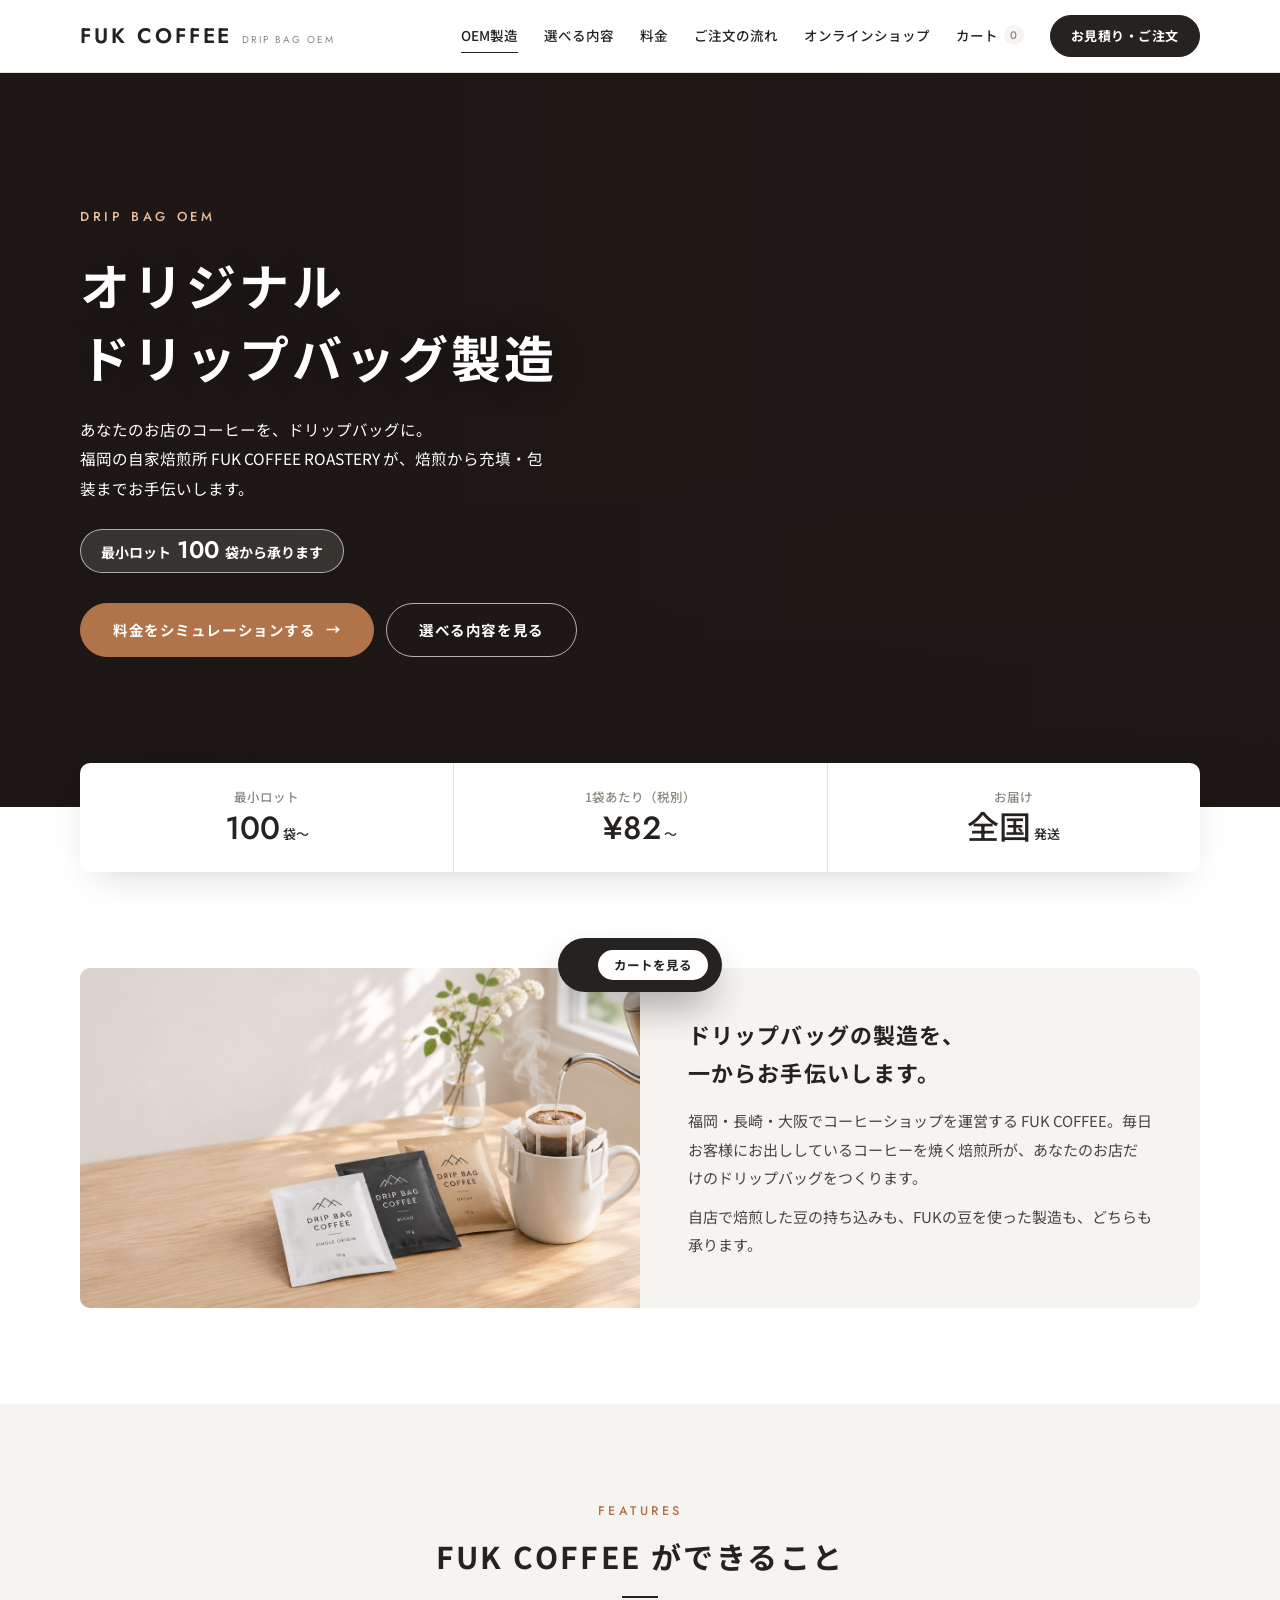
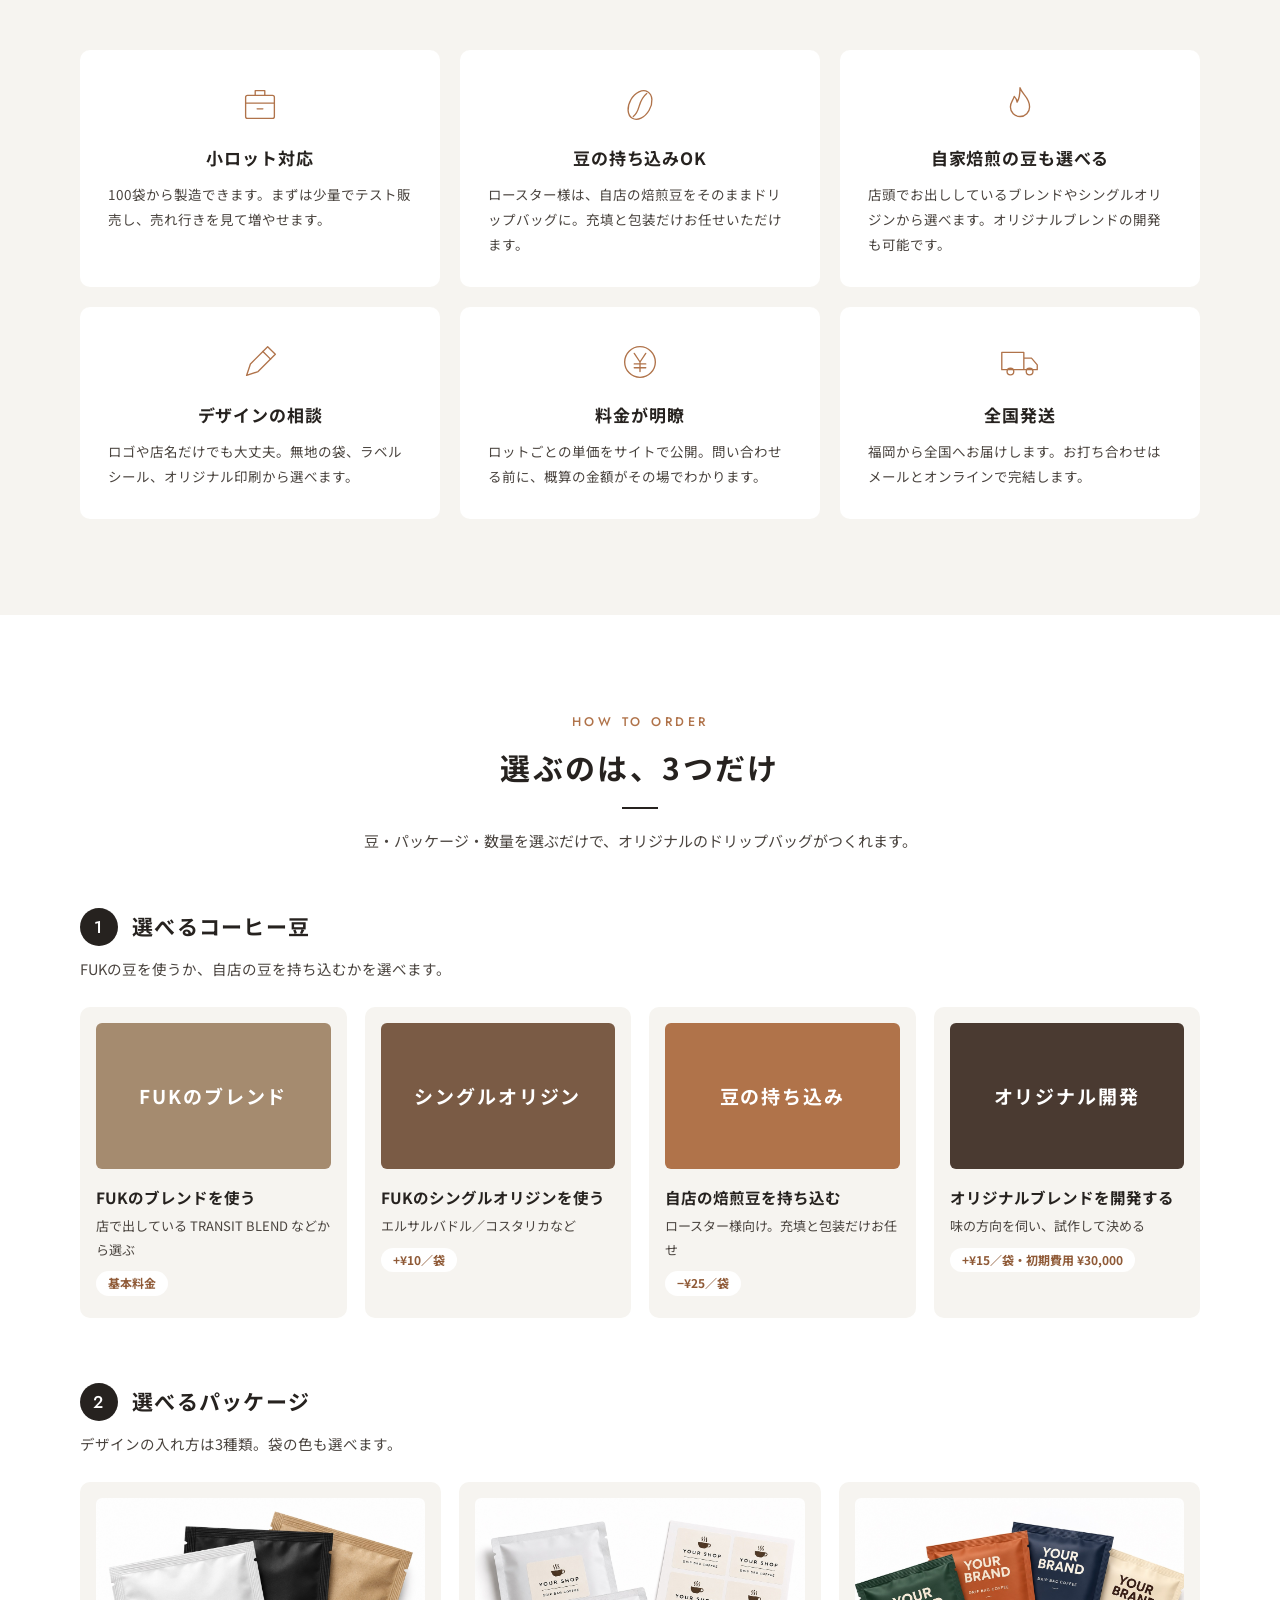
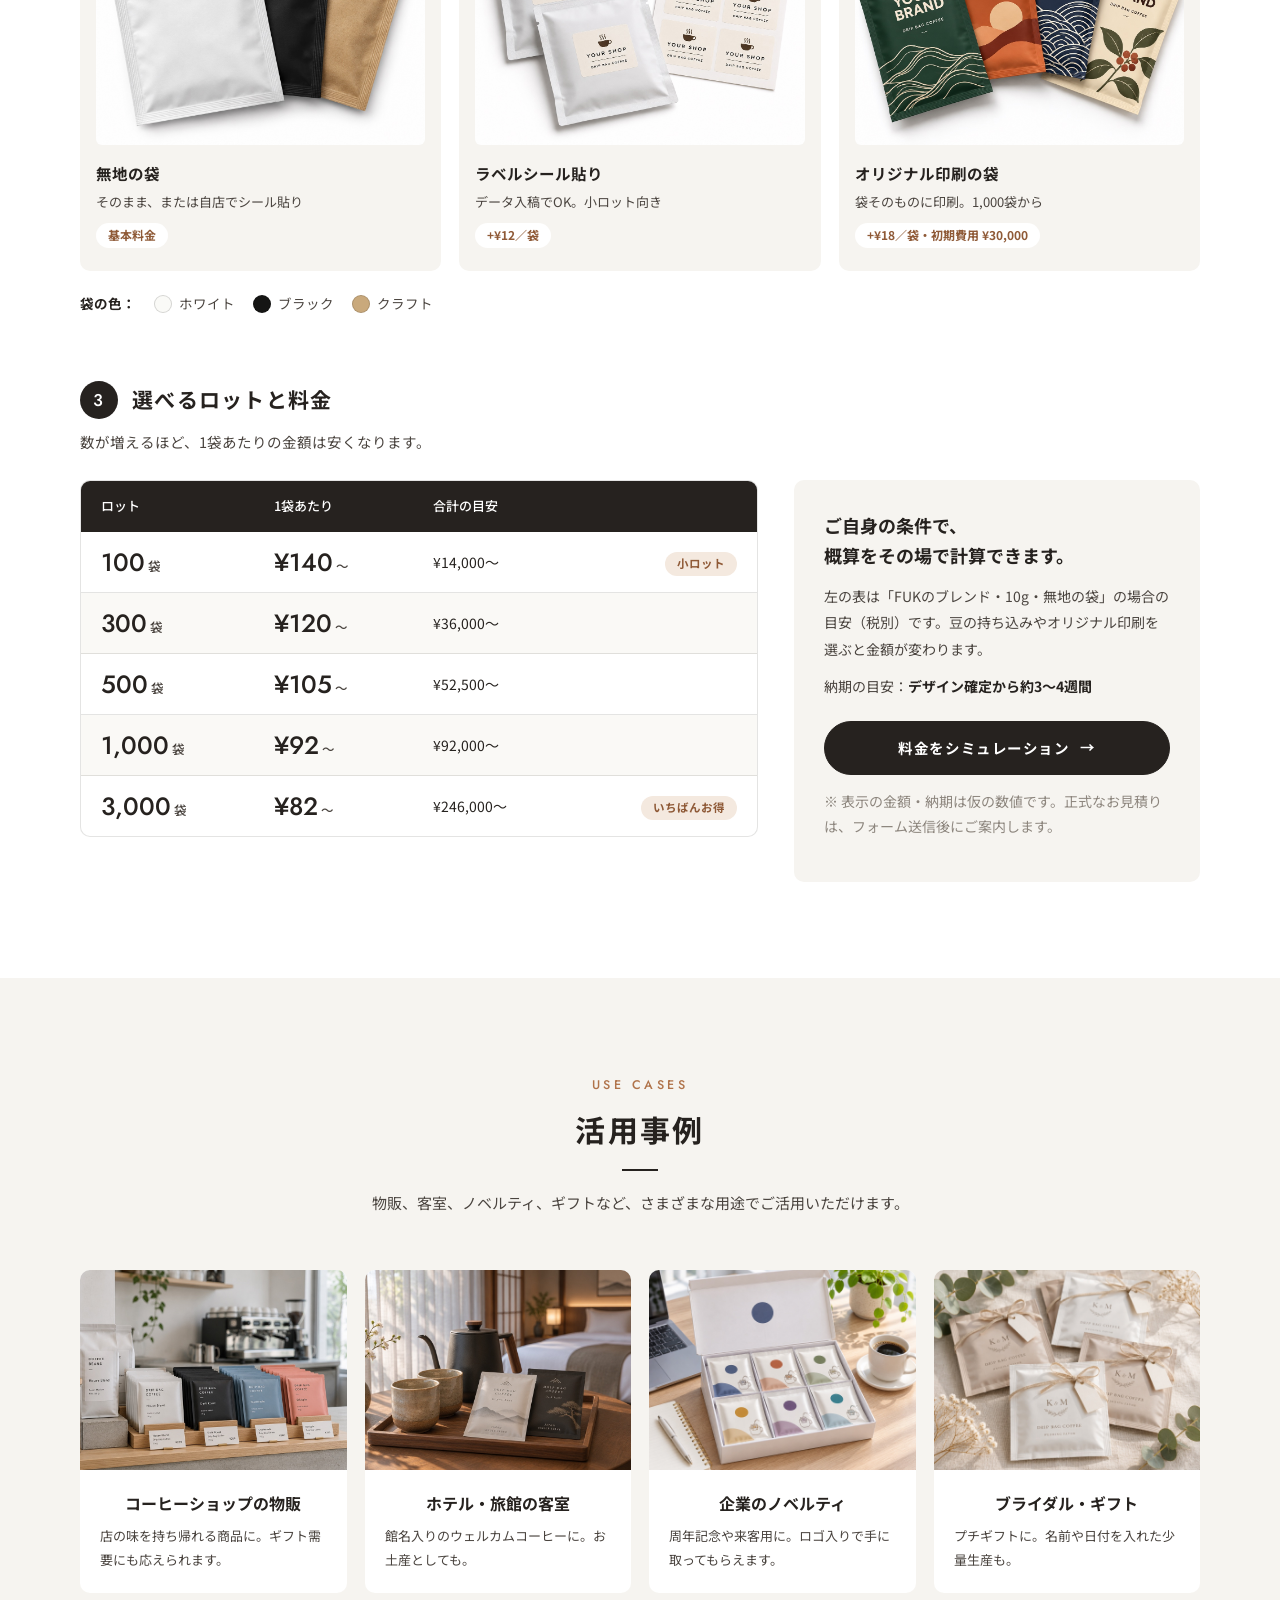
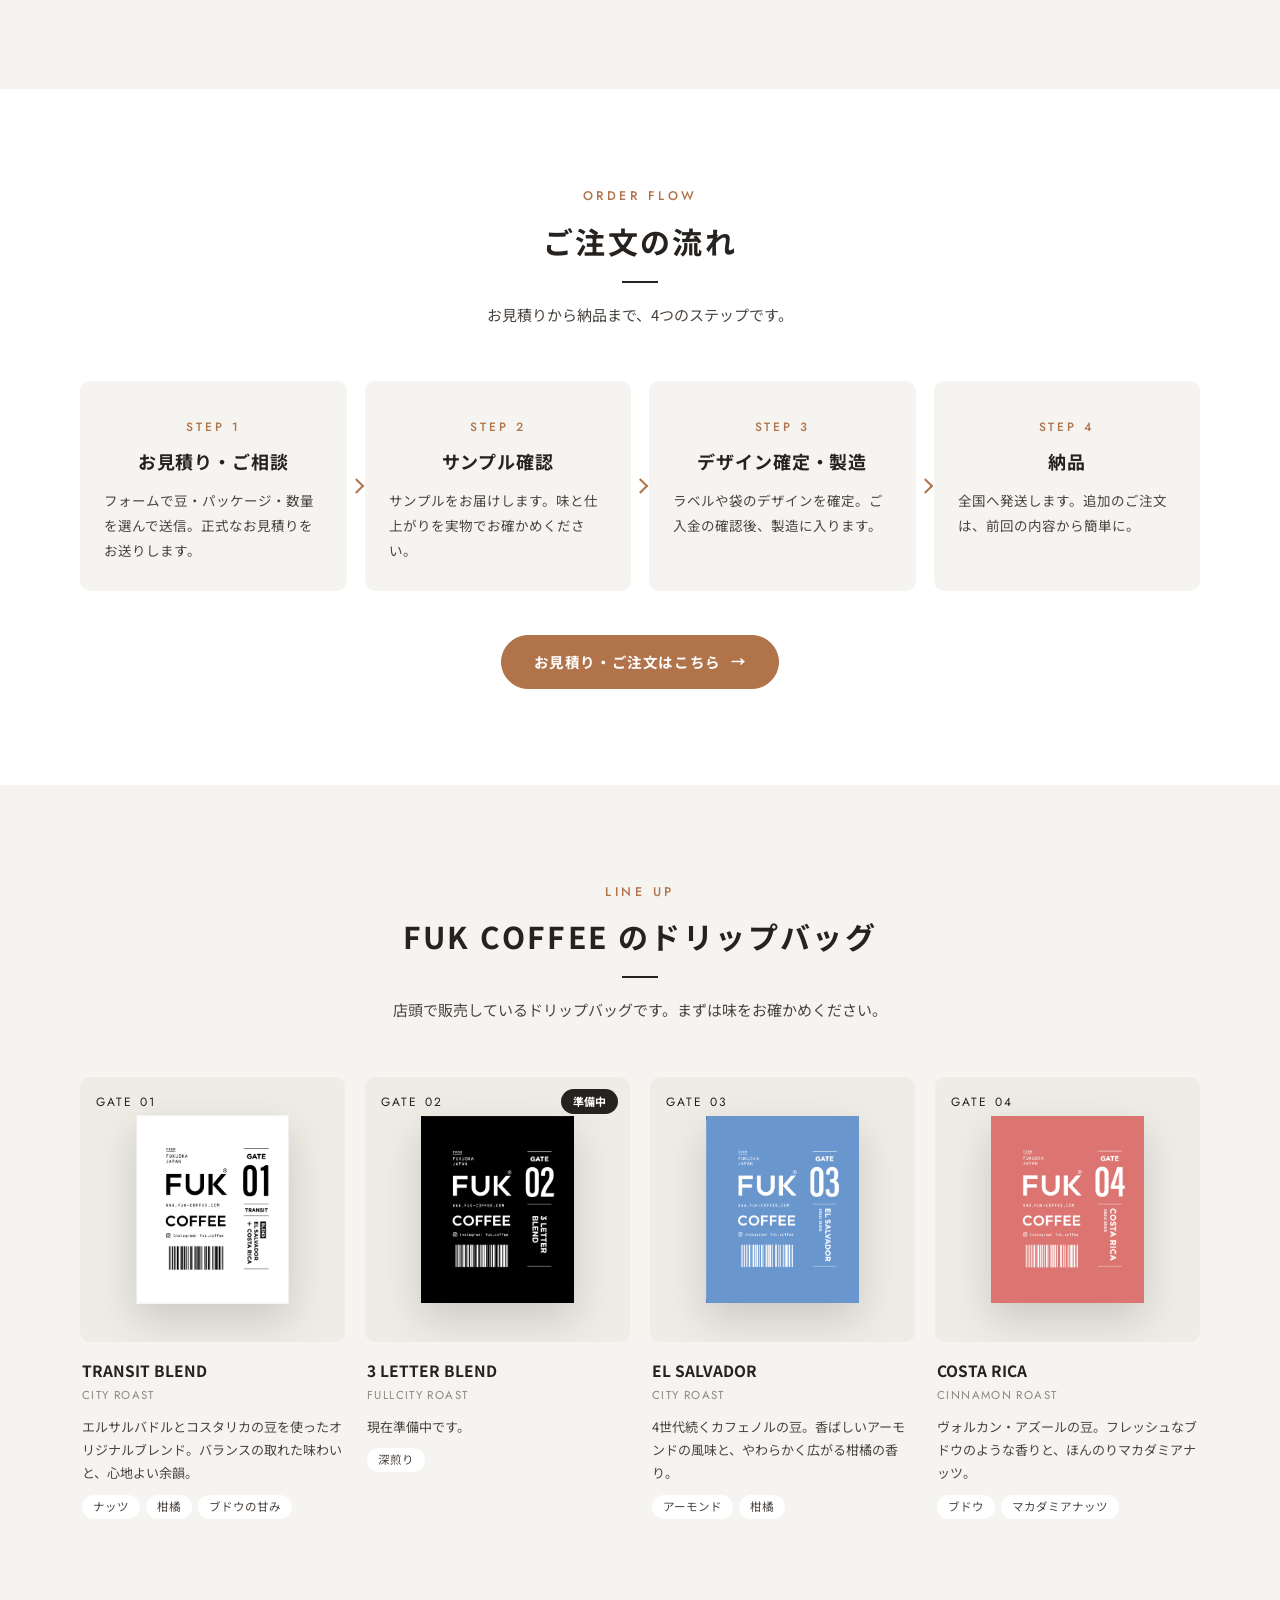
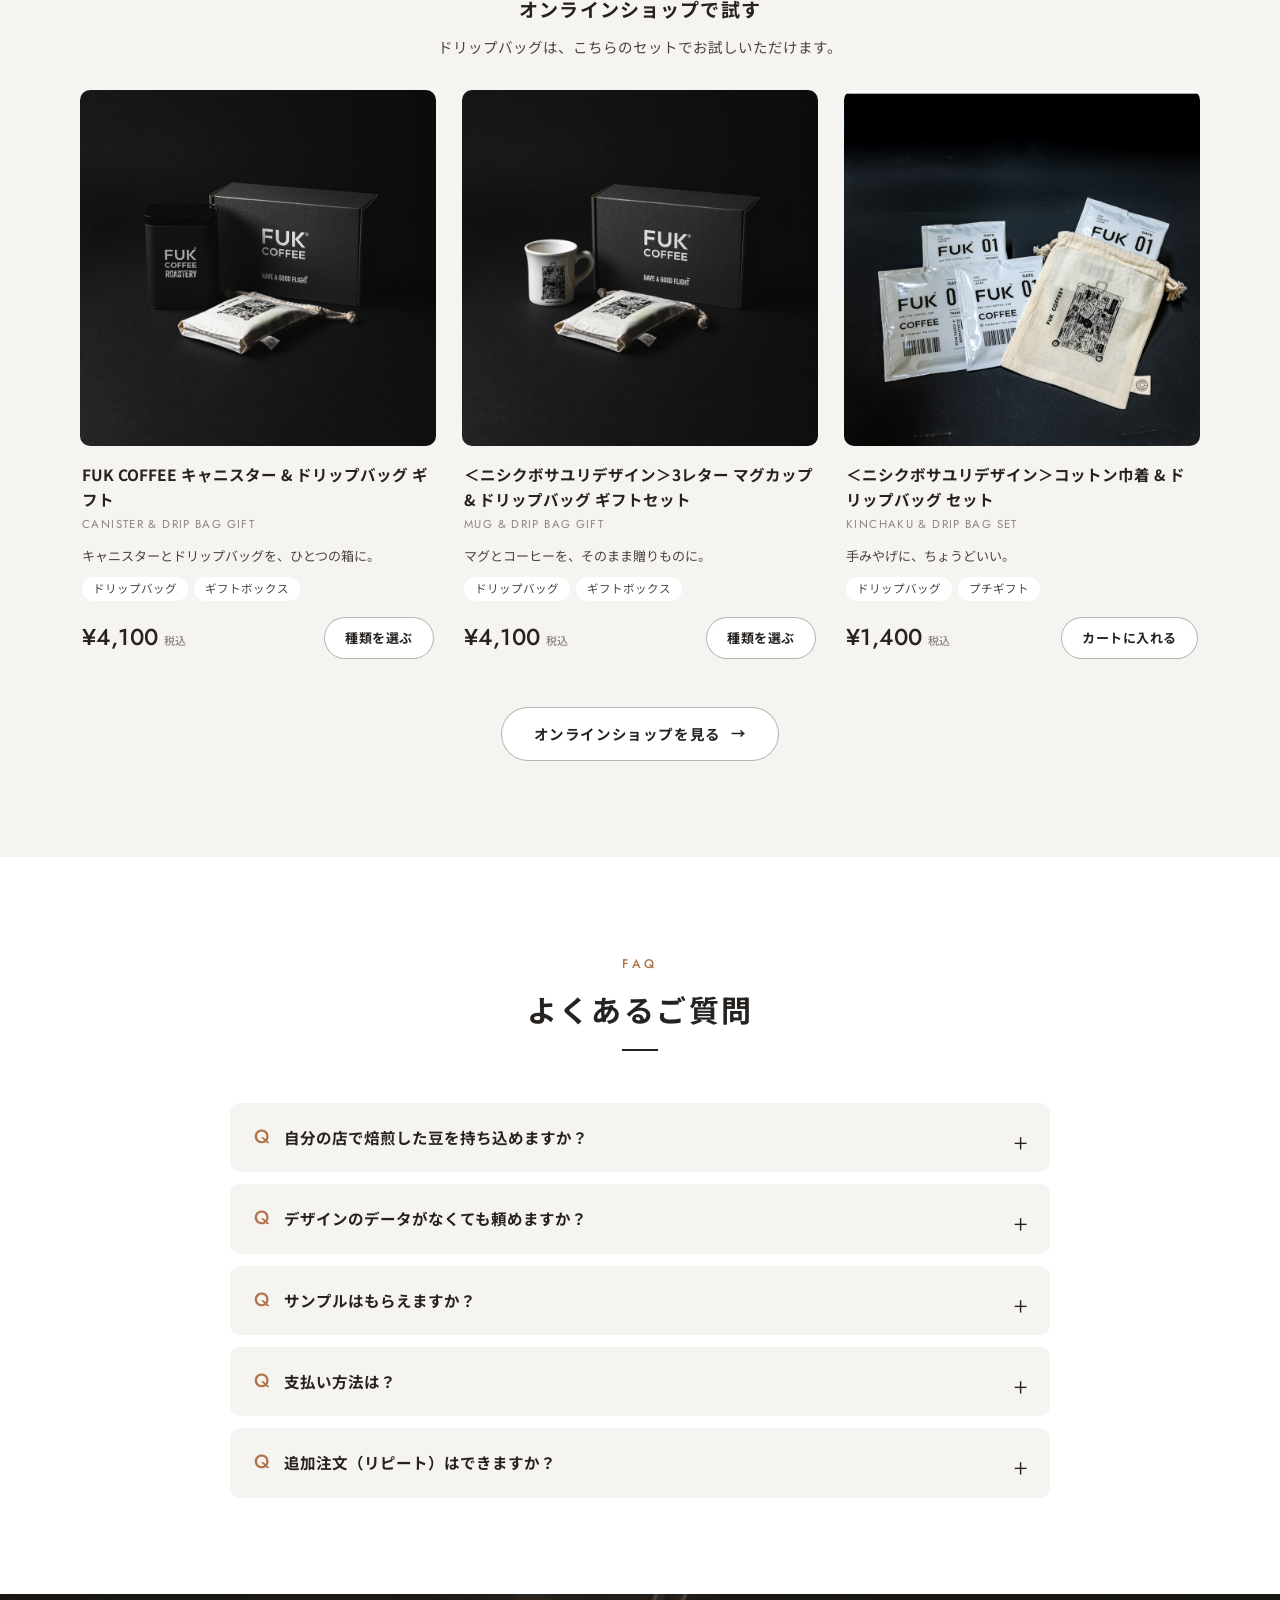
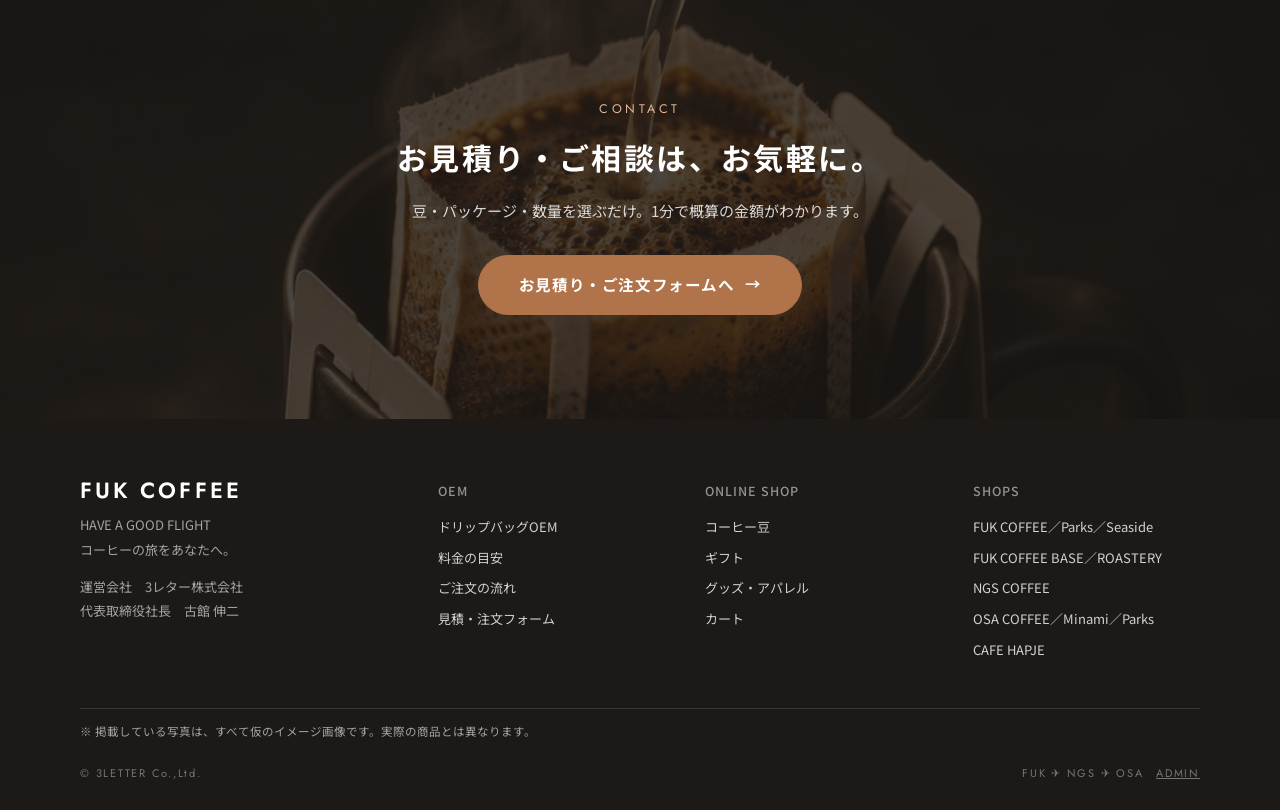
<file: index.html>
<!DOCTYPE html>
<html lang="ja">
<head>
<meta charset="UTF-8">
<meta name="robots" content="noindex, nofollow">
<meta name="viewport" content="width=device-width, initial-scale=1">
<title>オリジナルドリップバッグ製造（OEM）｜FUK COFFEE ROASTERY</title>
<meta name="description" content="福岡の自家焙煎所 FUK COFFEE ROASTERY のドリップバッグOEM。コーヒーショップ・ホテル・企業のオリジナルドリップバッグを、小ロットから全国へお届けします。">
<link rel="preconnect" href="https://fonts.googleapis.com">
<link rel="preconnect" href="https://fonts.gstatic.com" crossorigin>
<link href="https://fonts.googleapis.com/css2?family=Barlow+Condensed:wght@600;700&family=Jost:wght@400;500;600&family=Noto+Sans+JP:wght@400;500;700&display=swap" rel="stylesheet">
<link rel="stylesheet" href="assets/style.css?v=8">
</head>
<body data-page="home">
<main>

<section class="hero">
  <video class="hero-video" src="assets/img/hero.mp4" autoplay muted loop playsinline preload="auto" aria-hidden="true"></video>
  <div class="hero-in">
    <p class="eyebrow">DRIP BAG OEM</p>
    <h1>オリジナル<br>ドリップバッグ製造</h1>
    <p class="sub">あなたのお店のコーヒーを、ドリップバッグに。<br>福岡の自家焙煎所 FUK COFFEE ROASTERY が、焙煎から充填・包装までお手伝いします。</p>
    <p class="badge-lot">最小ロット <b><span data-min-lot>100</span></b> 袋から承ります</p>
    <div class="hero-cta">
      <a class="btn accent" href="oem-order.html">料金をシミュレーションする <span class="arr">→</span></a>
      <a class="btn ghost" href="#choose">選べる内容を見る</a>
    </div>
  </div>
</section>
<dl class="facts">
  <div><dt>最小ロット</dt><dd><span data-min-lot>100</span><small>袋〜</small></dd></div>
  <div><dt>1袋あたり（税別）</dt><dd>¥<span data-min-unit>82</span><small>〜</small></dd></div>
  <div><dt>お届け</dt><dd>全国<small>発送</small></dd></div>
</dl>

<section class="sec" id="oem">
  <div class="wrap">
    <div class="intro rv">
      <img src="assets/img/hero-bright.jpg" alt="ドリップバッグと、淹れたてのコーヒー" loading="lazy">
      <div>
        <h3>ドリップバッグの製造を、<br>一からお手伝いします。</h3>
        <p>福岡・長崎・大阪でコーヒーショップを運営する FUK COFFEE。毎日お客様にお出ししているコーヒーを焼く焙煎所が、あなたのお店だけのドリップバッグをつくります。</p>
        <p style="margin-top:10px">自店で焙煎した豆の持ち込みも、FUKの豆を使った製造も、どちらも承ります。</p>
      </div>
    </div>
  </div>
</section>

<section class="sec tint">
  <div class="wrap">
    <div class="sec-hd rv"><span class="no">FEATURES</span><h2>FUK COFFEE ができること</h2></div>
    <div class="feats">
      <div class="feat rv"><svg viewBox="0 0 48 48"><rect x="9" y="14" width="30" height="24" rx="2"/><path d="M9 22h30M19 14V9h10v5M21 28h6"/></svg><h3>小ロット対応</h3><p><span data-min-lot>100</span>袋から製造できます。まずは少量でテスト販売し、売れ行きを見て増やせます。</p></div>
      <div class="feat rv"><svg viewBox="0 0 48 48"><ellipse cx="24" cy="24" rx="11" ry="16" transform="rotate(30 24 24)"/><path d="M17 36c8-6 4-16 14-24"/></svg><h3>豆の持ち込みOK</h3><p>ロースター様は、自店の焙煎豆をそのままドリップバッグに。充填と包装だけお任せいただけます。</p></div>
      <div class="feat rv"><svg viewBox="0 0 48 48"><path d="M24 6c2 7 10 10 10 20a10 10 0 0 1-20 0c0-5 3-7 4-11 2 2 3 4 3 6 2-3 3-9 3-15z"/></svg><h3>自家焙煎の豆も選べる</h3><p>店頭でお出ししているブレンドやシングルオリジンから選べます。オリジナルブレンドの開発も可能です。</p></div>
      <div class="feat rv"><svg viewBox="0 0 48 48"><path d="M10 38l4-12L32 8l8 8-18 18-12 4z"/><path d="M27 13l8 8"/></svg><h3>デザインの相談</h3><p>ロゴや店名だけでも大丈夫。無地の袋、ラベルシール、オリジナル印刷から選べます。</p></div>
      <div class="feat rv"><svg viewBox="0 0 48 48"><circle cx="24" cy="24" r="16"/><path d="M18 15l6 9 6-9M24 24v10M18 26h12M18 30h12"/></svg><h3>料金が明瞭</h3><p>ロットごとの単価をサイトで公開。問い合わせる前に、概算の金額がその場でわかります。</p></div>
      <div class="feat rv"><svg viewBox="0 0 48 48"><path d="M5 14h23v18H5zM28 20h8l6 7v5H28z"/><circle cx="14" cy="34" r="3.5"/><circle cx="34" cy="34" r="3.5"/></svg><h3>全国発送</h3><p>福岡から全国へお届けします。お打ち合わせはメールとオンラインで完結します。</p></div>
    </div>
  </div>
</section>

<section class="sec" id="choose">
  <div class="wrap">
    <div class="sec-hd rv"><span class="no">HOW TO ORDER</span><h2>選ぶのは、3つだけ</h2><p>豆・パッケージ・数量を選ぶだけで、オリジナルのドリップバッグがつくれます。</p></div>

    <h3 class="num-hd rv"><i>1</i>選べるコーヒー豆</h3>
    <p>FUKの豆を使うか、自店の豆を持ち込むかを選べます。</p>
    <div class="picks rv" id="pickBeans"></div>

    <h3 class="num-hd rv"><i>2</i>選べるパッケージ</h3>
    <p>デザインの入れ方は3種類。袋の色も選べます。</p>
    <div class="picks c3 rv" id="pickPacks"></div>
    <p class="colors rv" id="pickColors"></p>

    <h3 class="num-hd rv" id="price"><i>3</i>選べるロットと料金</h3>
    <p>数が増えるほど、1袋あたりの金額は安くなります。</p>
    <div class="price-grid rv">
      <div class="board">
        <table>
          <thead><tr><th>ロット</th><th>1袋あたり</th><th class="hide-sp">合計の目安</th><th></th></tr></thead>
          <tbody id="boardRows"></tbody>
        </table>
      </div>
      <div class="price-side">
        <h3>ご自身の条件で、<br>概算をその場で計算できます。</h3>
        <p>左の表は「FUKのブレンド・10g・無地の袋」の場合の目安（税別）です。豆の持ち込みやオリジナル印刷を選ぶと金額が変わります。</p>
        <p>納期の目安：<b data-lead></b></p>
        <a class="btn full" href="oem-order.html">料金をシミュレーション <span class="arr">→</span></a>
        <p class="note">※ 表示の金額・納期は仮の数値です。正式なお見積りは、フォーム送信後にご案内します。</p>
      </div>
    </div>
  </div>
</section>

<section class="sec tint">
  <div class="wrap">
    <div class="sec-hd rv"><span class="no">USE CASES</span><h2>活用事例</h2><p>物販、客室、ノベルティ、ギフトなど、さまざまな用途でご活用いただけます。</p></div>
    <div class="cases">
      <div class="case rv"><div class="img"><img src="assets/img/cafe.jpg" alt="" loading="lazy"></div><div class="tx"><h3>コーヒーショップの物販</h3><p>店の味を持ち帰れる商品に。ギフト需要にも応えられます。</p></div></div>
      <div class="case rv"><div class="img"><img src="assets/img/hotel.jpg" alt="" loading="lazy"></div><div class="tx"><h3>ホテル・旅館の客室</h3><p>館名入りのウェルカムコーヒーに。お土産としても。</p></div></div>
      <div class="case rv"><div class="img"><img src="assets/img/case-office.jpg" alt="" loading="lazy"></div><div class="tx"><h3>企業のノベルティ</h3><p>周年記念や来客用に。ロゴ入りで手に取ってもらえます。</p></div></div>
      <div class="case rv"><div class="img"><img src="assets/img/case-gift.jpg" alt="" loading="lazy"></div><div class="tx"><h3>ブライダル・ギフト</h3><p>プチギフトに。名前や日付を入れた少量生産も。</p></div></div>
    </div>
  </div>
</section>

<section class="sec" id="flow">
  <div class="wrap">
    <div class="sec-hd rv"><span class="no">ORDER FLOW</span><h2>ご注文の流れ</h2><p>お見積りから納品まで、4つのステップです。</p></div>
    <ol class="flow rv">
      <li><span class="k">STEP 1</span><h3>お見積り・ご相談</h3><p>フォームで豆・パッケージ・数量を選んで送信。正式なお見積りをお送りします。</p></li>
      <li><span class="k">STEP 2</span><h3>サンプル確認</h3><p>サンプルをお届けします。味と仕上がりを実物でお確かめください。</p></li>
      <li><span class="k">STEP 3</span><h3>デザイン確定・製造</h3><p>ラベルや袋のデザインを確定。ご入金の確認後、製造に入ります。</p></li>
      <li><span class="k">STEP 4</span><h3>納品</h3><p>全国へ発送します。追加のご注文は、前回の内容から簡単に。</p></li>
    </ol>
    <p style="text-align:center;margin-top:44px"><a class="btn accent" href="oem-order.html">お見積り・ご注文はこちら <span class="arr">→</span></a></p>
  </div>
</section>

<section class="sec tint" id="sample">
  <div class="wrap">
    <div class="sec-hd rv"><span class="no">LINE UP</span><h2>FUK COFFEE のドリップバッグ</h2><p>店頭で販売しているドリップバッグです。まずは味をお確かめください。</p></div>
    <div class="grid four" id="lineupGrid"></div>
    <h3 class="sub-hd">オンラインショップで試す</h3>
    <p>ドリップバッグは、こちらのセットでお試しいただけます。</p>
    <div class="grid" id="sampleGrid"></div>
    <p style="text-align:center;margin-top:48px"><a class="btn ghost" href="shop.html">オンラインショップを見る <span class="arr">→</span></a></p>
  </div>
</section>

<section class="sec">
  <div class="wrap">
    <div class="sec-hd rv"><span class="no">FAQ</span><h2>よくあるご質問</h2></div>
    <div class="faq rv">
      <details><summary>自分の店で焙煎した豆を持ち込めますか？</summary><p>はい、お受けしています。焙煎豆をお送りいただき、粉砕・充填・包装までを当社で行います。見積フォームで「自店の焙煎豆を持ち込む」をお選びください。</p></details>
      <details><summary>デザインのデータがなくても頼めますか？</summary><p>ロゴや店名だけでも大丈夫です。ラベルの作り方からご相談に乗ります。まずは無地の袋で始めることもできます。</p></details>
      <details><summary>サンプルはもらえますか？</summary><p>ご注文前に、味と仕上がりを確認できるサンプルをご用意します。FUKの味を先に知りたい方は、オンラインショップのドリップバッグをお試しください。</p></details>
      <details><summary>支払い方法は？</summary><p>法人・店舗様は銀行振込（請求書払い）に対応します。詳細はお見積りのご案内時にお伝えします。</p></details>
      <details><summary>追加注文（リピート）はできますか？</summary><p>できます。前回と同じ内容であれば、受付番号をお伝えいただくだけで手配します。</p></details>
    </div>
  </div>
</section>

<section class="cta photo-bg">
  <div class="wrap">
    <span class="no">CONTACT</span>
    <h2>お見積り・ご相談は、お気軽に。</h2>
    <p>豆・パッケージ・数量を選ぶだけ。1分で概算の金額がわかります。</p>
    <a class="btn" href="oem-order.html">お見積り・ご注文フォームへ <span class="arr">→</span></a>
  </div>
</section>

</main>
<script src="assets/published.js?v=8"></script>
<script src="assets/data.js?v=8"></script>
<script src="assets/app.js?v=8"></script>
</body>
</html>
</file>
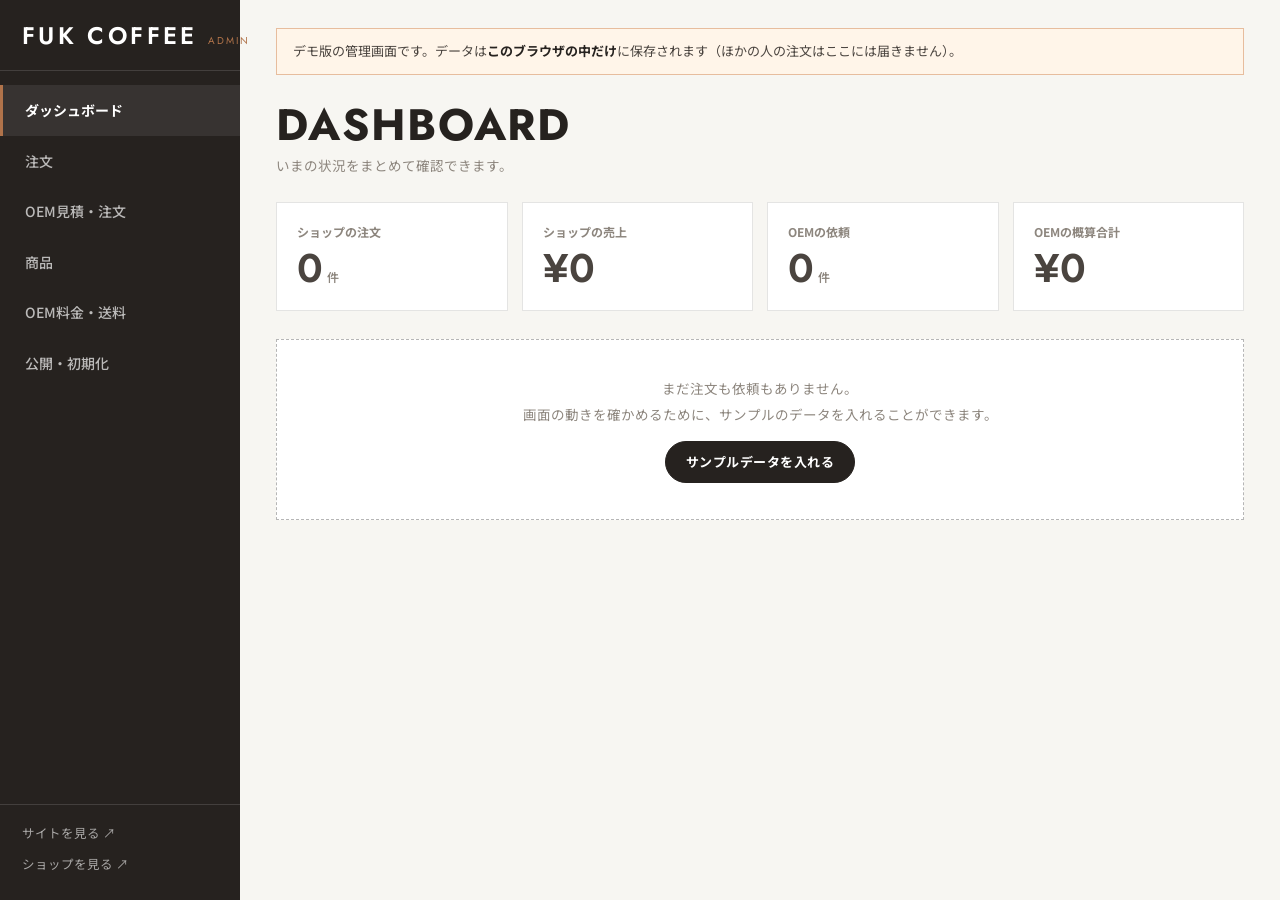
<file: admin.html>
<!DOCTYPE html>
<html lang="ja">
<head>
<meta charset="UTF-8">
<meta name="robots" content="noindex, nofollow">
<meta name="viewport" content="width=device-width, initial-scale=1">
<title>管理画面｜FUK COFFEE</title>
<link rel="preconnect" href="https://fonts.googleapis.com">
<link rel="preconnect" href="https://fonts.gstatic.com" crossorigin>
<link href="https://fonts.googleapis.com/css2?family=Barlow+Condensed:wght@600;700&family=Jost:wght@400;500;600&family=Noto+Sans+JP:wght@400;500;700&display=swap" rel="stylesheet">
<link rel="stylesheet" href="assets/style.css?v=8">
<link rel="stylesheet" href="assets/admin.css?v=8">
</head>
<body class="adm">
<aside class="side">
  <a class="logo" href="index.html">FUK COFFEE<small>ADMIN</small></a>
  <nav id="tabs">
    <button data-tab="dash" class="on">ダッシュボード</button>
    <button data-tab="orders">注文<span class="n" id="nOrders"></span></button>
    <button data-tab="oem">OEM見積・注文<span class="n" id="nOem"></span></button>
    <button data-tab="products">商品</button>
    <button data-tab="pricing">OEM料金・送料</button>
    <button data-tab="publish">公開・初期化</button>
  </nav>
  <div class="side-foot">
    <a href="index.html" target="_blank">サイトを見る ↗</a>
    <a href="shop.html" target="_blank">ショップを見る ↗</a>
  </div>
</aside>
<main class="adm-main">
  <p class="demo-bar">デモ版の管理画面です。データは<strong>このブラウザの中だけ</strong>に保存されます（ほかの人の注文はここには届きません）。</p>
  <div id="view"></div>
</main>
<dialog id="dlg"><form method="dialog" id="dlgForm"></form></dialog>
<div class="toast" role="status"><span></span></div>
<script src="assets/published.js?v=8"></script>
<script src="assets/data.js?v=8"></script>
<script src="assets/admin.js?v=8"></script>
</body>
</html>
</file>
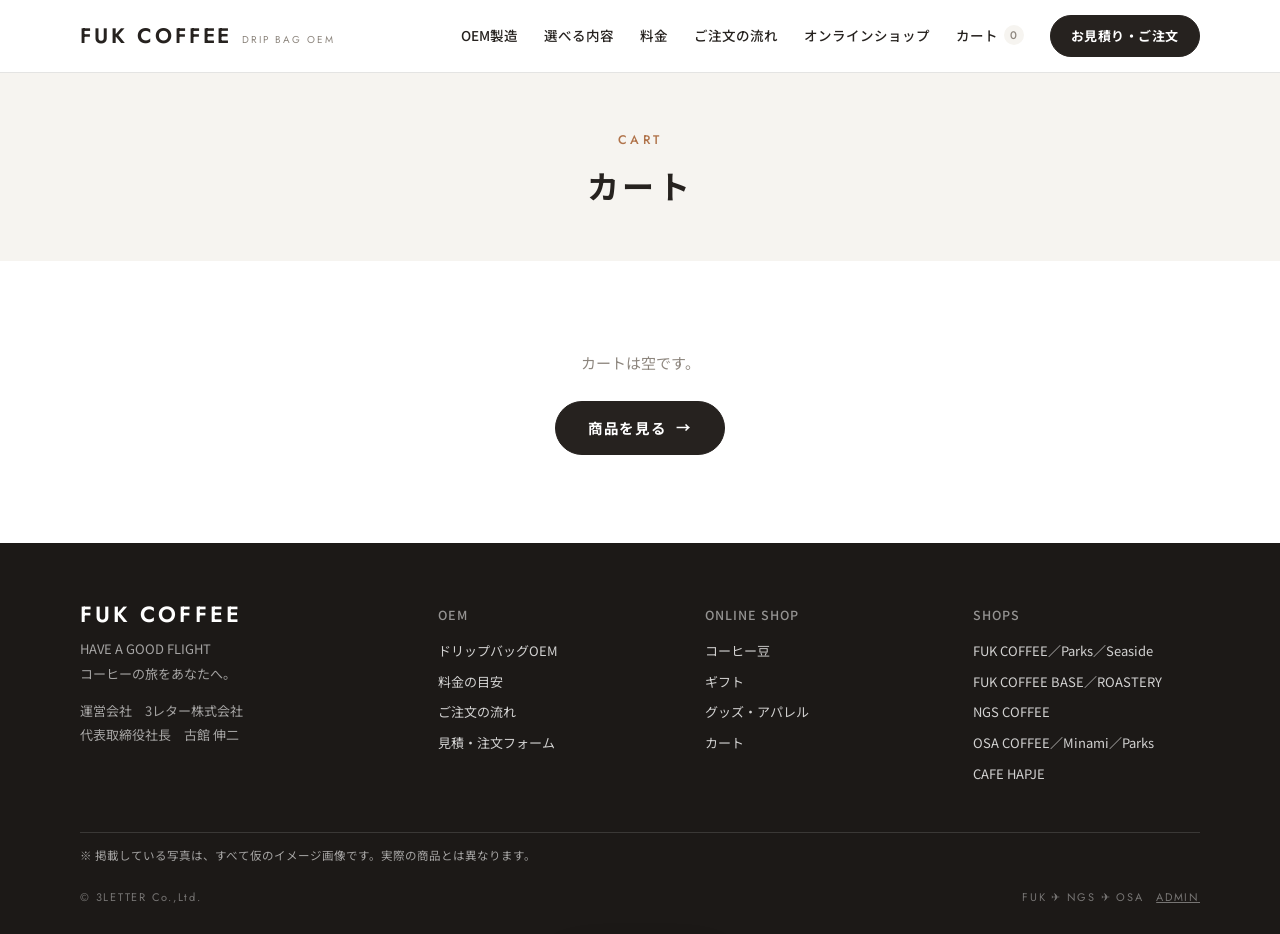
<file: cart.html>
<!DOCTYPE html>
<html lang="ja">
<head>
<meta charset="UTF-8">
<meta name="robots" content="noindex, nofollow">
<meta name="viewport" content="width=device-width, initial-scale=1">
<title>カート｜FUK COFFEE オンラインショップ</title>

<link rel="preconnect" href="https://fonts.googleapis.com">
<link rel="preconnect" href="https://fonts.gstatic.com" crossorigin>
<link href="https://fonts.googleapis.com/css2?family=Barlow+Condensed:wght@600;700&family=Jost:wght@400;500;600&family=Noto+Sans+JP:wght@400;500;700&display=swap" rel="stylesheet">
<link rel="stylesheet" href="assets/style.css?v=8">
</head>
<body data-page="cart">
<main>

<section class="ph"><div class="wrap">
  <p class="crumb">CART</p>
  <h1>カート</h1>
</div></section>
<div class="wrap" id="cartRoot">
  <div class="cart-grid">
    <div>
      <div id="cartList"></div>
      <form class="form" id="orderForm">
        <h2>お届け先</h2>
        <div class="fr">
          <label class="fld"><span>お名前<i>必須</i></span><input name="name" required autocomplete="name"></label>
          <label class="fld"><span>電話番号<i>必須</i></span><input name="tel" type="tel" required autocomplete="tel"></label>
        </div>
        <label class="fld"><span>メールアドレス<i>必須</i></span><input name="email" type="email" required autocomplete="email"></label>
        <div class="fr">
          <label class="fld"><span>郵便番号<i>必須</i></span><input name="zip" required autocomplete="postal-code" placeholder="810-0000"></label>
          <label class="fld"><span>都道府県<i>必須</i></span><input name="pref" required autocomplete="address-level1"></label>
        </div>
        <label class="fld"><span>住所<i>必須</i></span><input name="address" required autocomplete="street-address"></label>
        <h2>お支払い方法</h2>
        <div class="opts c2">
          <label class="opt"><input type="radio" name="pay" value="card" checked><div><b>クレジットカード</b><small>注文確定後、決済ページへ進みます（準備中）</small></div></label>
          <label class="opt"><input type="radio" name="pay" value="bank"><div><b>銀行振込</b><small>ご入金の確認後に発送します</small></div></label>
        </div>
        <label class="fld"><span>備考</span><textarea name="note" placeholder="ギフト包装のご希望など"></textarea></label>
      </form>
    </div>
    <aside class="sum">
      <h2>ご注文内容</h2>
      <dl id="sumBox"></dl>
      <p class="note" id="shipNote"></p>
      <button class="btn accent full" id="orderBtn" form="orderForm">注文を確定する <span class="arr">→</span></button>
      <p class="err" id="orderErr"></p>
      <p class="note">※ 送料は仮の設定です。</p>
    </aside>
  </div>
</div>

</main>
<script src="assets/published.js?v=8"></script>
<script src="assets/data.js?v=8"></script>
<script src="assets/app.js?v=8"></script>
</body>
</html>
</file>
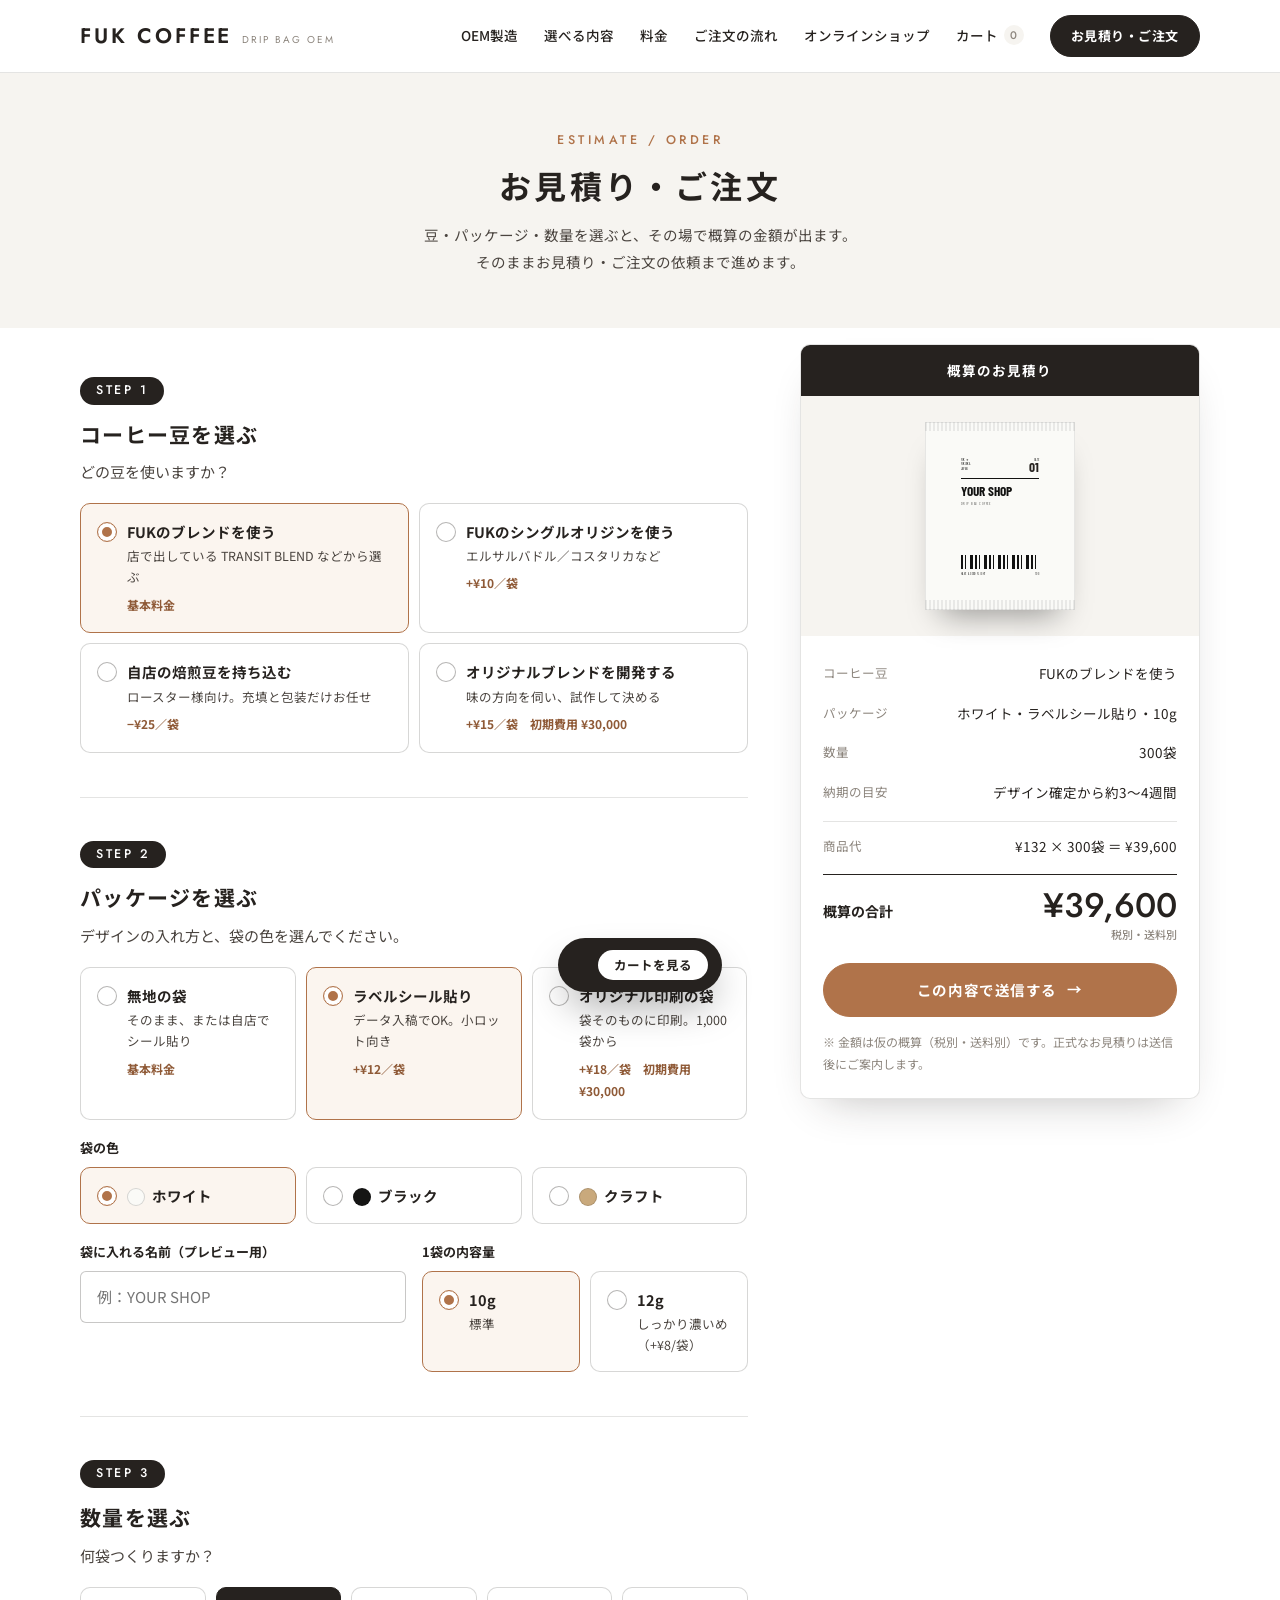
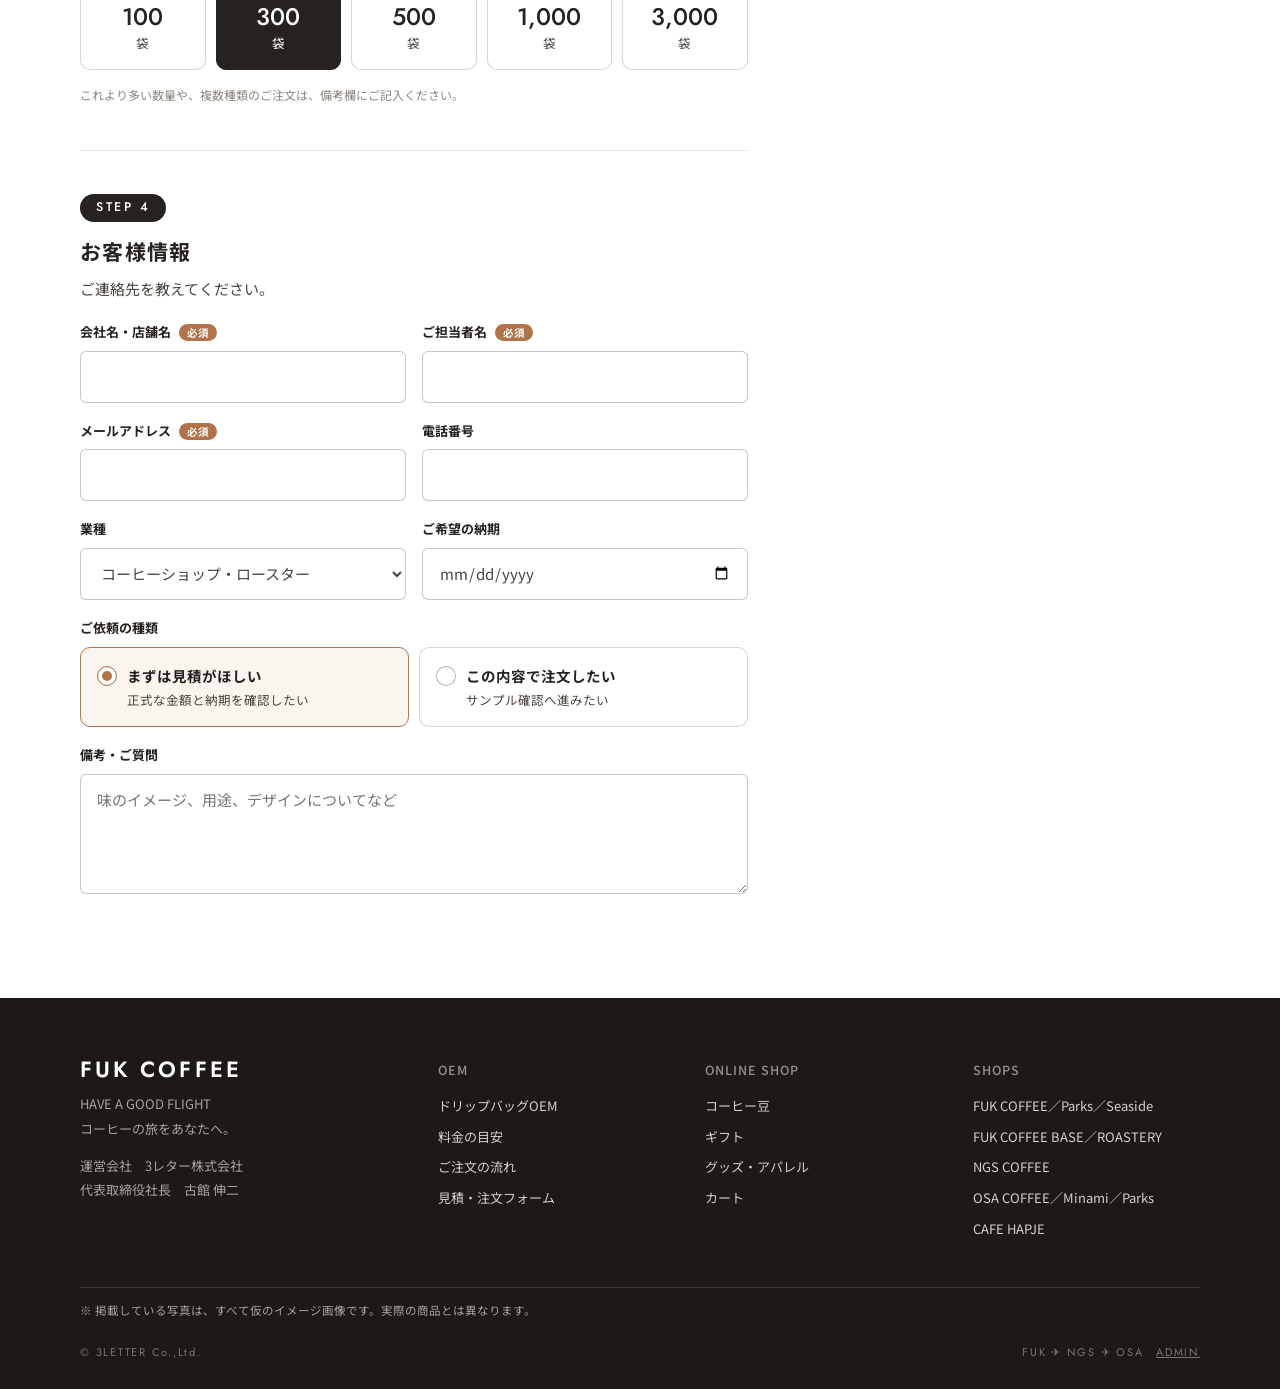
<file: oem-order.html>
<!DOCTYPE html>
<html lang="ja">
<head>
<meta charset="UTF-8">
<meta name="robots" content="noindex, nofollow">
<meta name="viewport" content="width=device-width, initial-scale=1">
<title>お見積り・ご注文｜FUK COFFEE ドリップバッグOEM</title>

<link rel="preconnect" href="https://fonts.googleapis.com">
<link rel="preconnect" href="https://fonts.gstatic.com" crossorigin>
<link href="https://fonts.googleapis.com/css2?family=Barlow+Condensed:wght@600;700&family=Jost:wght@400;500;600&family=Noto+Sans+JP:wght@400;500;700&display=swap" rel="stylesheet">
<link rel="stylesheet" href="assets/style.css?v=8">
</head>
<body data-page="oem">
<main>

<section class="ph"><div class="wrap">
  <p class="crumb">ESTIMATE / ORDER</p>
  <h1>お見積り・ご注文</h1>
  <p>豆・パッケージ・数量を選ぶと、その場で概算の金額が出ます。<br>そのままお見積り・ご注文の依頼まで進めます。</p>
</div></section>
<div class="wrap" id="oemRoot">
  <div class="oem-grid">
    <form class="form" id="oemForm" novalidate>
      <div class="step-box">
        <span class="step-k">STEP 1</span><h2 class="st">コーヒー豆を選ぶ</h2><p>どの豆を使いますか？</p>
        <div class="opts c2" id="optBeans"></div>
      </div>
      <div class="step-box">
        <span class="step-k">STEP 2</span><h2 class="st">パッケージを選ぶ</h2><p>デザインの入れ方と、袋の色を選んでください。</p>
        <div class="opts c3" id="optPacks"></div>
        <div class="fld"><span>袋の色</span><div class="opts c3" id="optColors" style="margin-top:0"></div></div>
        <div class="fr">
          <label class="fld"><span>袋に入れる名前（プレビュー用）</span><input id="brand" maxlength="24" placeholder="例：YOUR SHOP" autocomplete="off"></label>
          <div class="fld"><span>1袋の内容量</span><div class="opts c2" id="optGrams" style="margin-top:0"></div></div>
        </div>
      </div>
      <div class="step-box">
        <span class="step-k">STEP 3</span><h2 class="st">数量を選ぶ</h2><p>何袋つくりますか？</p>
        <div class="opts c5" id="optLots"></div>
        <p class="note">これより多い数量や、複数種類のご注文は、備考欄にご記入ください。</p>
      </div>
      <div class="step-box">
        <span class="step-k">STEP 4</span><h2 class="st">お客様情報</h2><p>ご連絡先を教えてください。</p>
        <div class="fr">
          <label class="fld"><span>会社名・店舗名<i>必須</i></span><input name="company" required autocomplete="organization"></label>
          <label class="fld"><span>ご担当者名<i>必須</i></span><input name="name" required autocomplete="name"></label>
        </div>
        <div class="fr">
          <label class="fld"><span>メールアドレス<i>必須</i></span><input name="email" type="email" required autocomplete="email"></label>
          <label class="fld"><span>電話番号</span><input name="tel" type="tel" autocomplete="tel"></label>
        </div>
        <div class="fr">
          <label class="fld"><span>業種</span><select name="biz"><option>コーヒーショップ・ロースター</option><option>ホテル・旅館</option><option>企業・オフィス</option><option>ブライダル・イベント</option><option>その他</option></select></label>
          <label class="fld"><span>ご希望の納期</span><input name="due" type="date"></label>
        </div>
        <div class="fld"><span>ご依頼の種類</span>
          <div class="opts c2" style="margin-top:0">
            <label class="opt"><input type="radio" name="kind" value="estimate" checked><div><b>まずは見積がほしい</b><small>正式な金額と納期を確認したい</small></div></label>
            <label class="opt"><input type="radio" name="kind" value="order"><div><b>この内容で注文したい</b><small>サンプル確認へ進みたい</small></div></label>
          </div>
        </div>
        <label class="fld"><span>備考・ご質問</span><textarea name="note" placeholder="味のイメージ、用途、デザインについてなど"></textarea></label>
      </div>
    </form>

    <aside class="pass">
      <div class="pass-top">概算のお見積り</div>
      <div class="pass-prev" id="prev"></div>
      <div class="pass-body">
        <dl id="passList"></dl>
        <button class="btn accent full" form="oemForm" id="oemBtn">この内容で送信する <span class="arr">→</span></button>
        <p class="err" id="oemErr"></p>
        <p class="note">※ 金額は仮の概算（税別・送料別）です。正式なお見積りは送信後にご案内します。</p>
      </div>
    </aside>
  </div>
</div>

</main>
<script src="assets/published.js?v=8"></script>
<script src="assets/data.js?v=8"></script>
<script src="assets/app.js?v=8"></script>
<script src="assets/oem.js?v=8"></script>
</body>
</html>
</file>
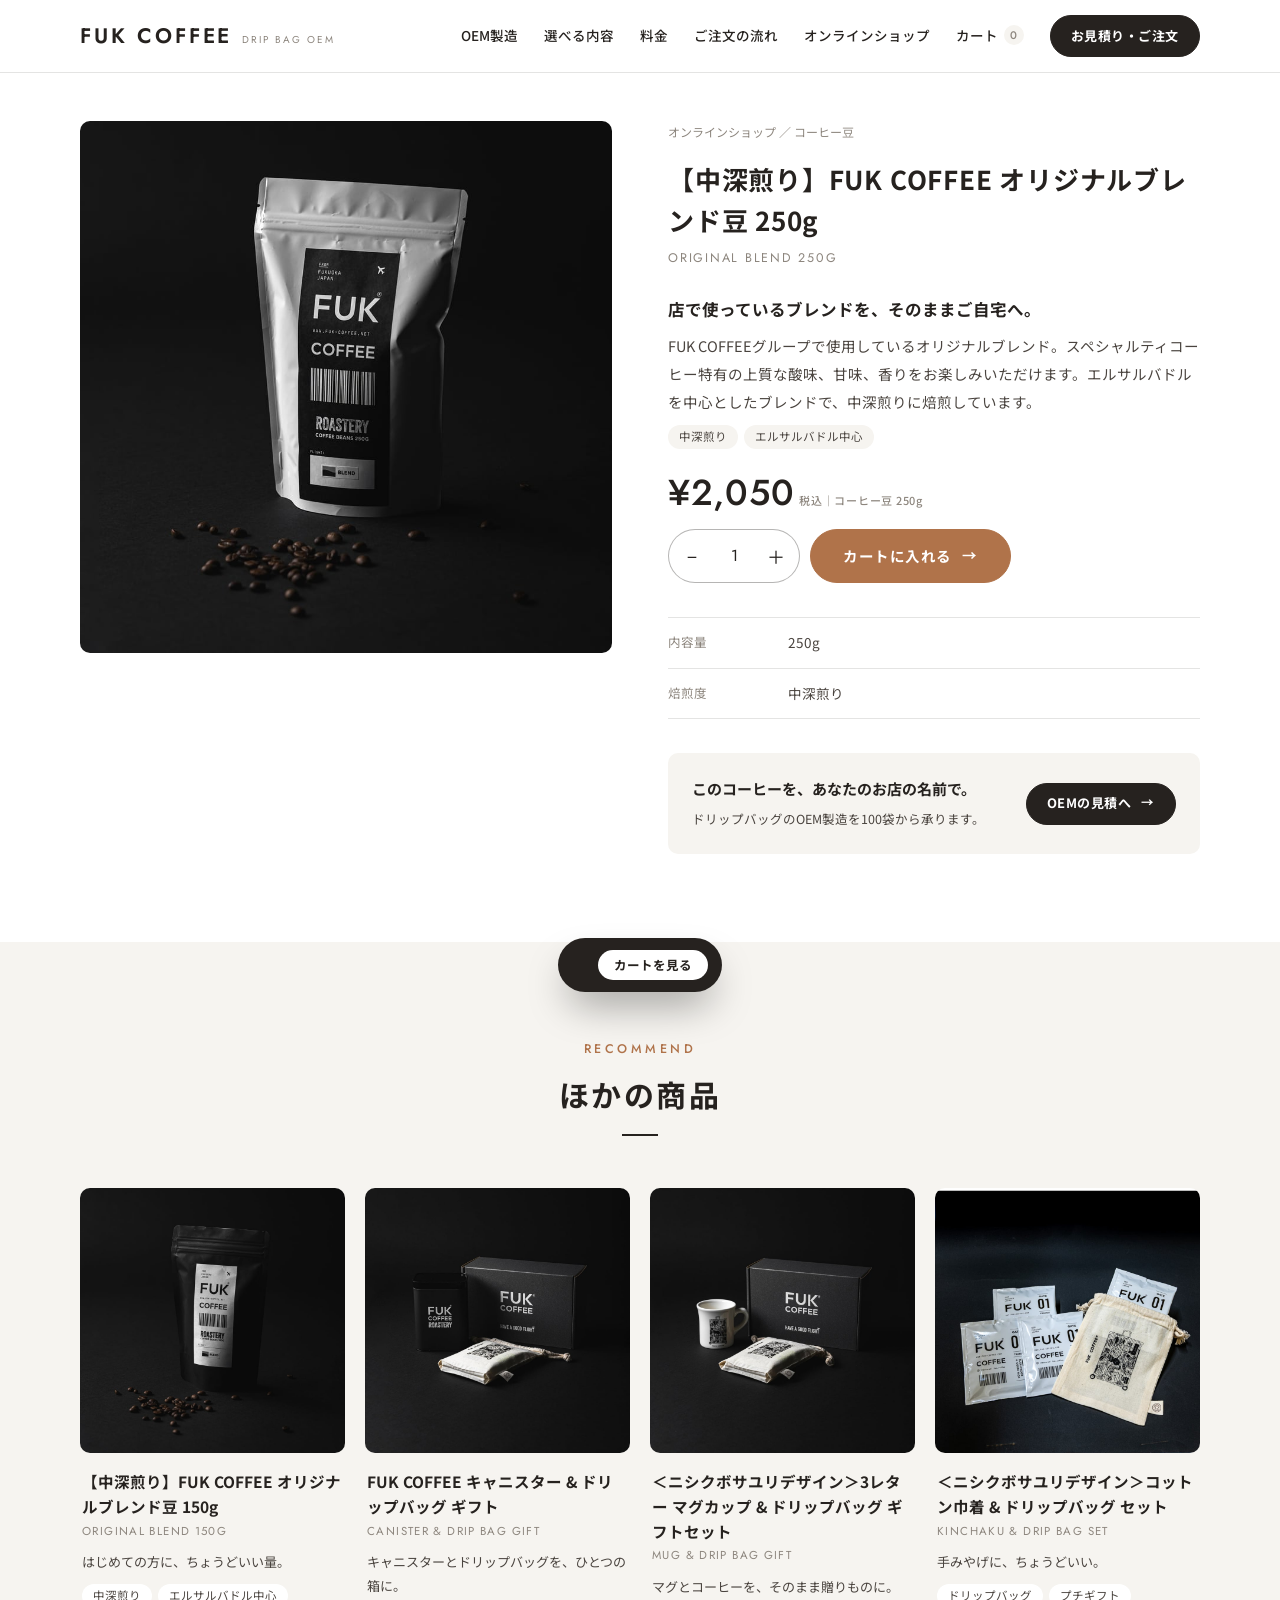
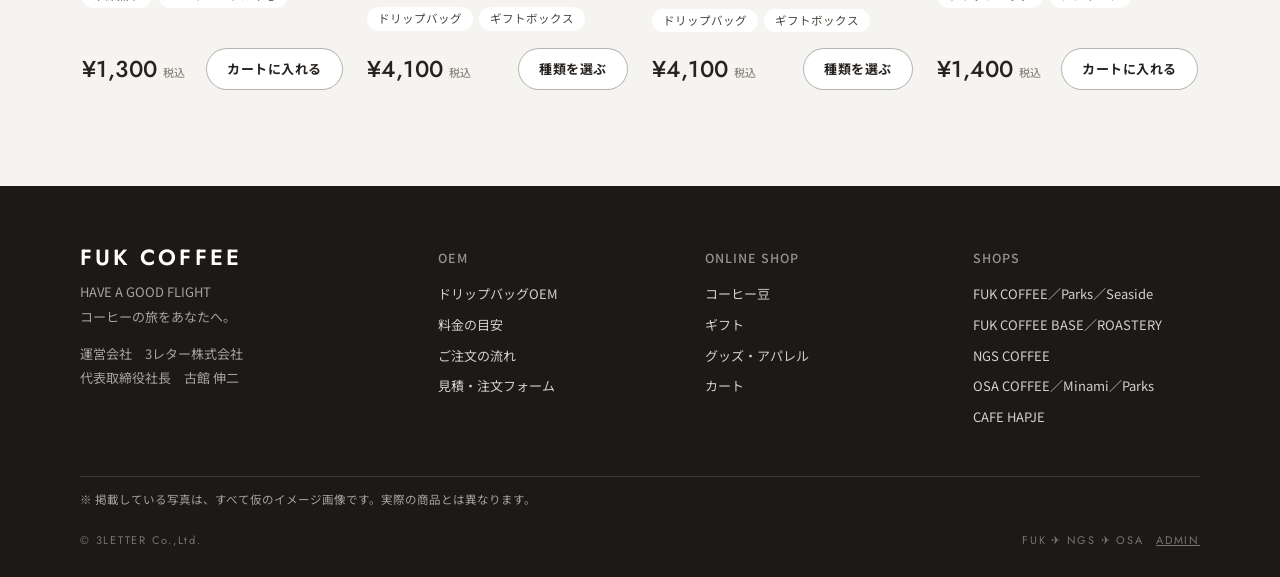
<file: product.html>
<!DOCTYPE html>
<html lang="ja">
<head>
<meta charset="UTF-8">
<meta name="robots" content="noindex, nofollow">
<meta name="viewport" content="width=device-width, initial-scale=1">
<title>商品詳細｜FUK COFFEE オンラインショップ</title>

<link rel="preconnect" href="https://fonts.googleapis.com">
<link rel="preconnect" href="https://fonts.gstatic.com" crossorigin>
<link href="https://fonts.googleapis.com/css2?family=Barlow+Condensed:wght@600;700&family=Jost:wght@400;500;600&family=Noto+Sans+JP:wght@400;500;700&display=swap" rel="stylesheet">
<link rel="stylesheet" href="assets/style.css?v=8">
</head>
<body data-page="product">
<main>

<div class="wrap"><div class="pd" id="pd"></div></div>
<section class="sec tint"><div class="wrap">
  <div class="sec-hd"><span class="no">RECOMMEND</span><h2>ほかの商品</h2></div>
  <div class="grid four" id="related"></div>
</div></section>

</main>
<script src="assets/published.js?v=8"></script>
<script src="assets/data.js?v=8"></script>
<script src="assets/app.js?v=8"></script>
</body>
</html>
</file>
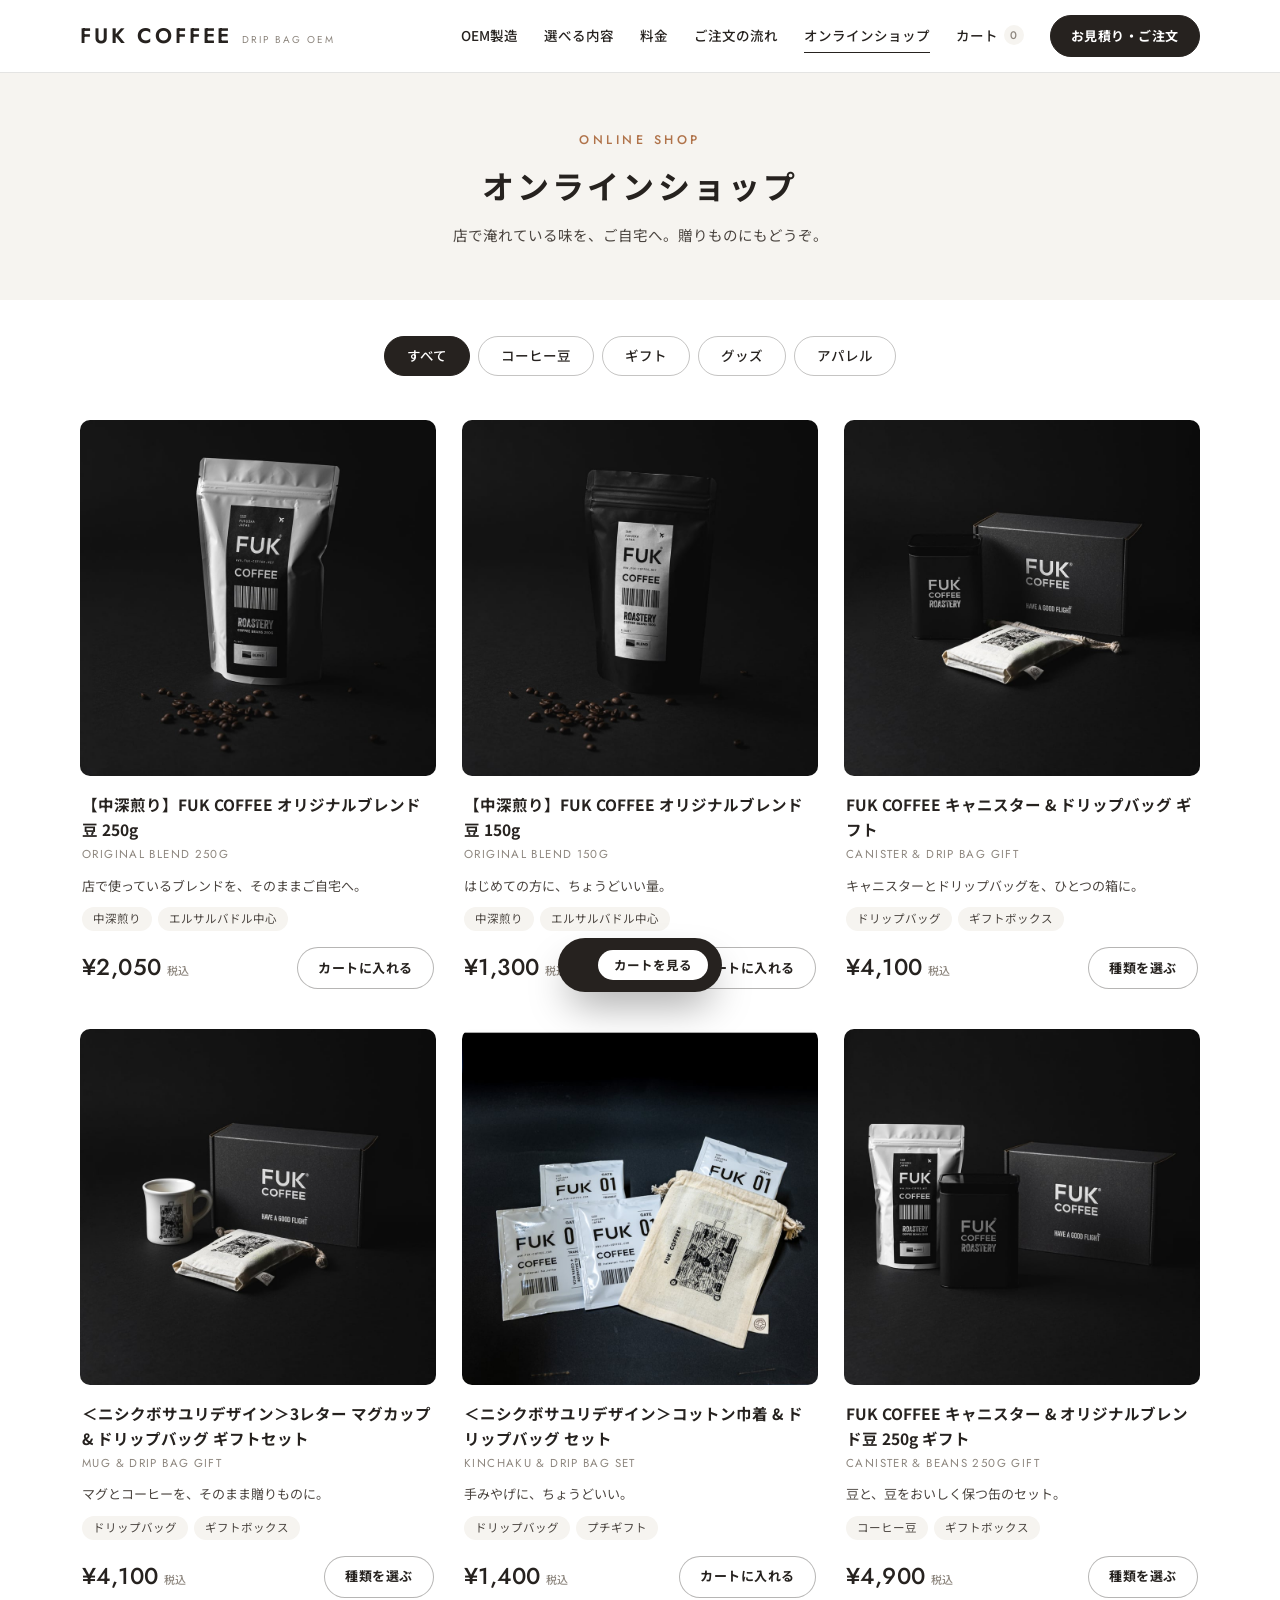
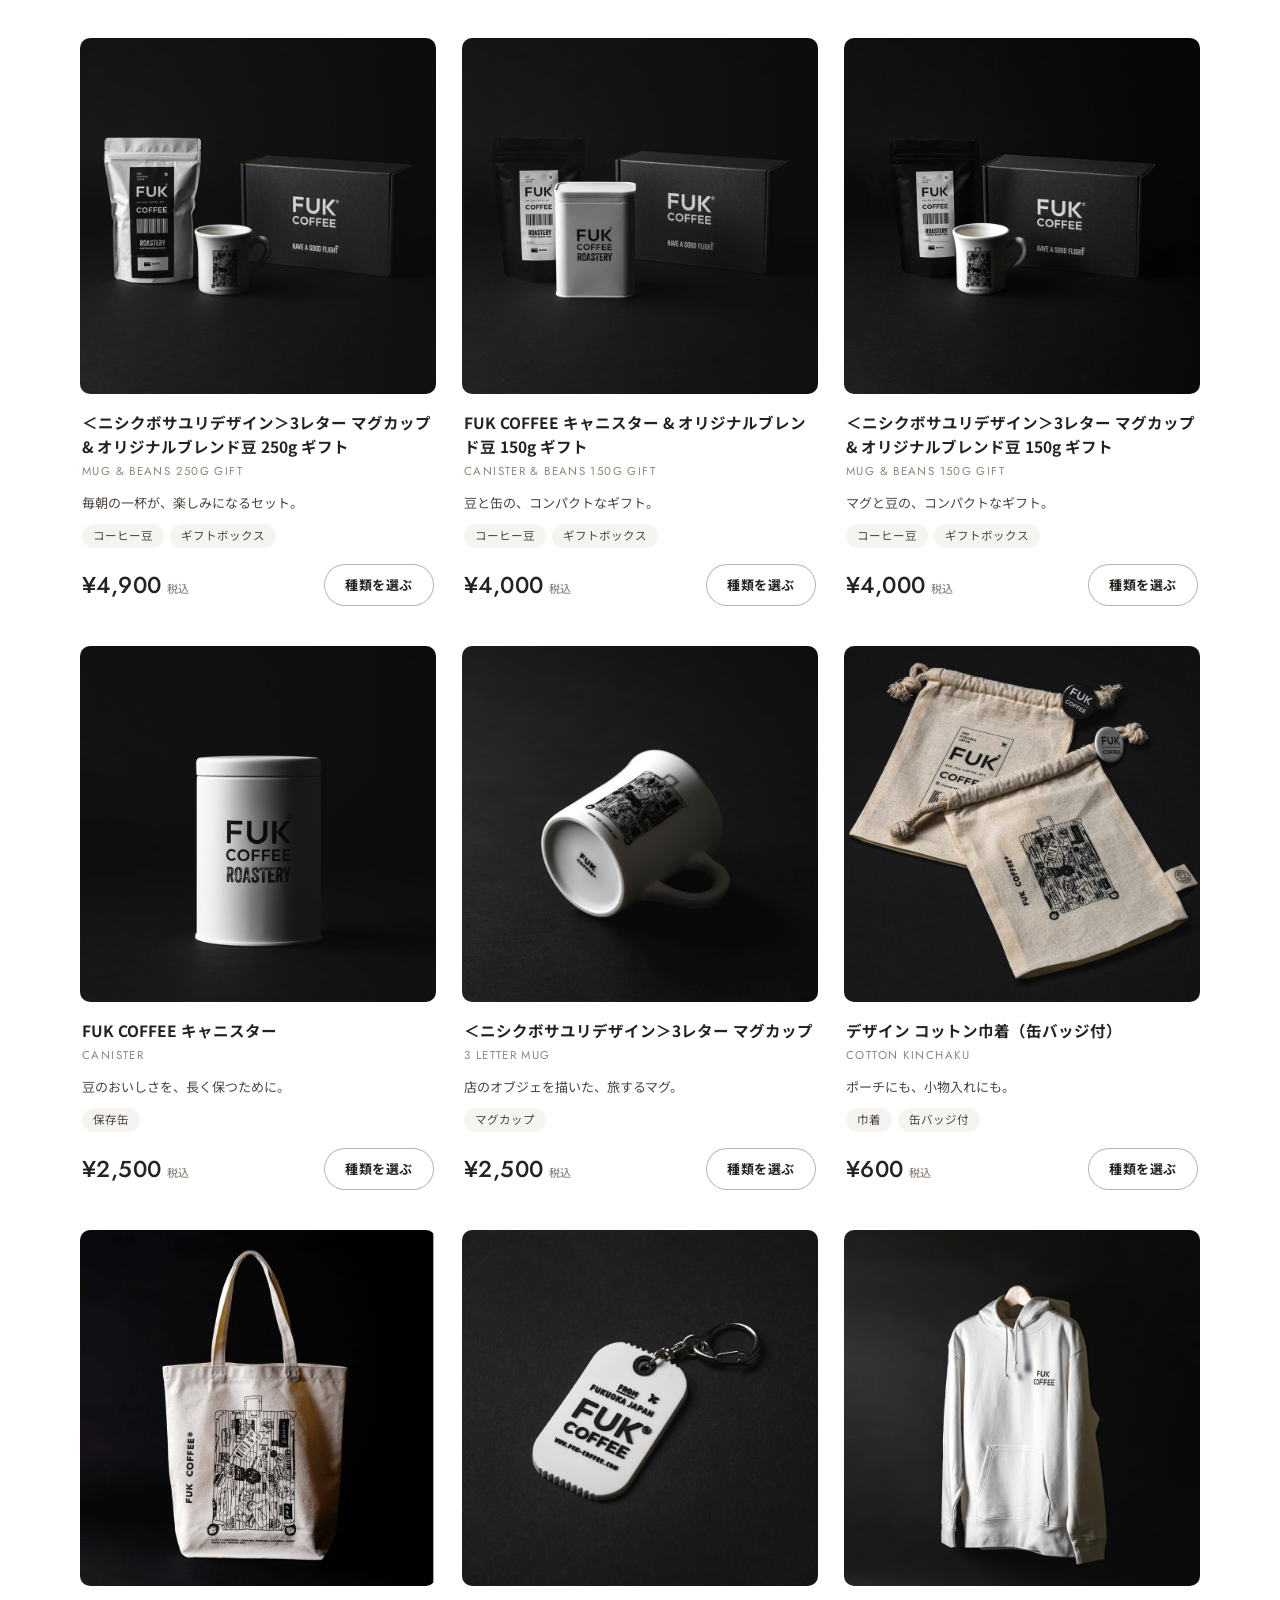
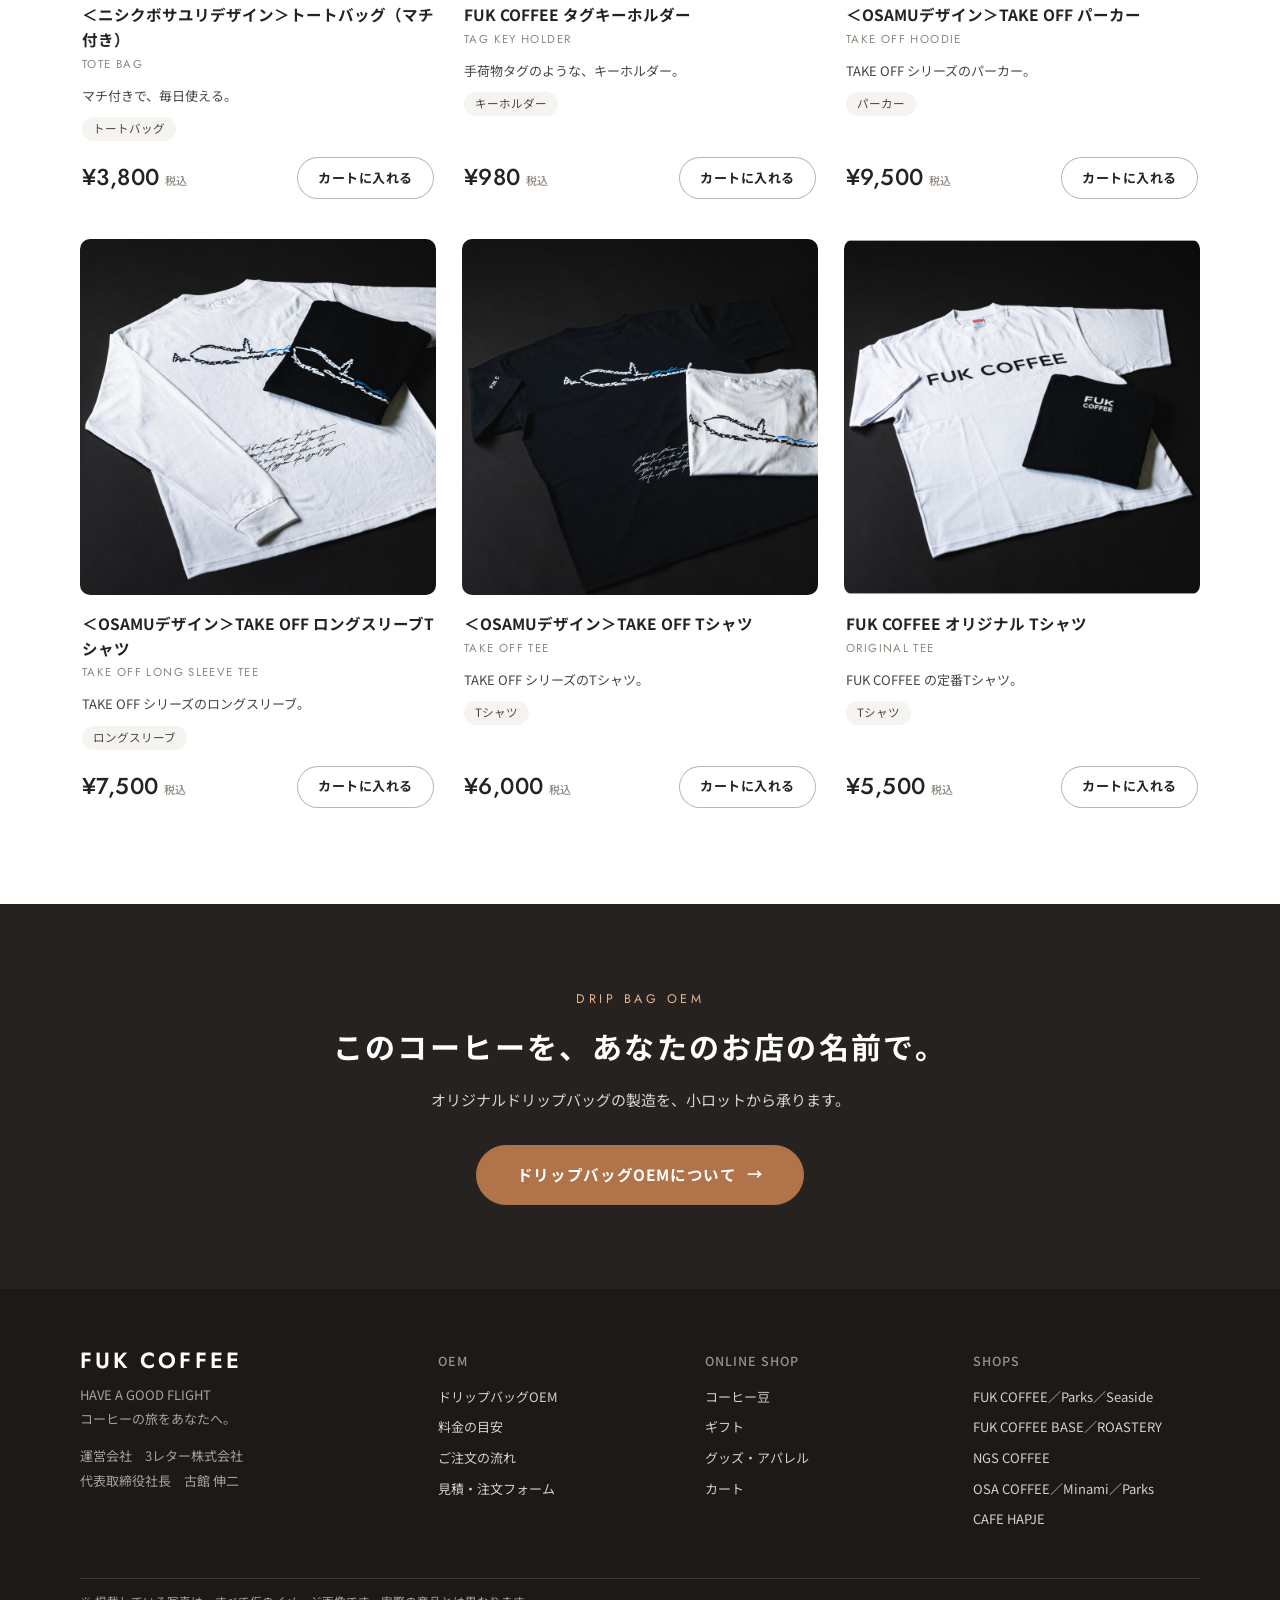
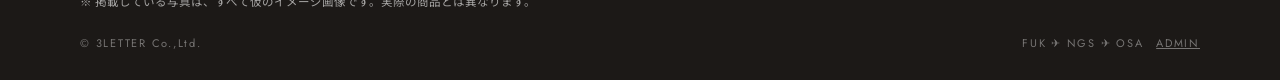
<file: shop.html>
<!DOCTYPE html>
<html lang="ja">
<head>
<meta charset="UTF-8">
<meta name="robots" content="noindex, nofollow">
<meta name="viewport" content="width=device-width, initial-scale=1">
<title>オンラインショップ｜FUK COFFEE</title>

<link rel="preconnect" href="https://fonts.googleapis.com">
<link rel="preconnect" href="https://fonts.gstatic.com" crossorigin>
<link href="https://fonts.googleapis.com/css2?family=Barlow+Condensed:wght@600;700&family=Jost:wght@400;500;600&family=Noto+Sans+JP:wght@400;500;700&display=swap" rel="stylesheet">
<link rel="stylesheet" href="assets/style.css?v=8">
</head>
<body data-page="shop">
<main>

<section class="ph"><div class="wrap">
  <p class="crumb">ONLINE SHOP</p>
  <h1>オンラインショップ</h1>
  <p>店で淹れている味を、ご自宅へ。贈りものにもどうぞ。</p>
</div></section>
<section><div class="wrap" style="padding-bottom:96px">
  <div class="filters" id="filters"></div>
  <div class="grid" id="shopGrid"></div>
</div></section>
<section class="cta"><div class="wrap">
  <span class="no">DRIP BAG OEM</span>
  <h2>このコーヒーを、あなたのお店の名前で。</h2>
  <p>オリジナルドリップバッグの製造を、小ロットから承ります。</p>
  <a class="btn" href="index.html">ドリップバッグOEMについて <span class="arr">→</span></a>
</div></section>

</main>
<script src="assets/published.js?v=8"></script>
<script src="assets/data.js?v=8"></script>
<script src="assets/app.js?v=8"></script>
</body>
</html>
</file>
<file: assets/style.css>
/* FUK COFFEE — OEM & ONLINE SHOP（明るく、読みやすいデザイン） */
:root {
  --paper: #ffffff;
  --paper-2: #f6f4f0;
  --ink: #26221f;
  --text: #4a443f;
  --mute: #8d867e;
  --line: #26221f1f;
  --amber: #b0734a;
  --amber-d: #8f5a37;
  --en: 'Jost', 'Noto Sans JP', sans-serif;
  --jp: 'Noto Sans JP', 'Hiragino Kaku Gothic ProN', sans-serif;
  --mono: 'Jost', 'Noto Sans JP', sans-serif;
  --r: 10px;
  --w: min(1120px, calc(100% - 48px));
}
* { box-sizing: border-box; margin: 0; padding: 0; }
html { scroll-behavior: smooth; scroll-padding-top: 88px; }
body { font-family: var(--jp); color: var(--text); background: var(--paper); line-height: 1.9; font-size: 15px; -webkit-font-smoothing: antialiased; }
img { max-width: 100%; display: block; }
a { color: inherit; text-decoration: none; }
button, input, select, textarea { font: inherit; color: inherit; }
button { cursor: pointer; background: none; border: 0; }
h1, h2, h3, h4, b, strong { color: var(--ink); }
.wrap { width: var(--w); margin-inline: auto; }
.en { font-family: var(--en); letter-spacing: .12em; }
.mono { font-family: var(--en); letter-spacing: .1em; }

/* ---------- header ---------- */
.hd { position: sticky; top: 0; z-index: 50; background: #ffffffee; backdrop-filter: blur(10px); border-bottom: 1px solid var(--line); }
.hd-in { width: var(--w); margin-inline: auto; height: 72px; display: flex; align-items: center; gap: 28px; }
.logo { font-family: var(--en); font-weight: 600; font-size: 21px; letter-spacing: .14em; line-height: 1; color: var(--ink); display: flex; align-items: baseline; gap: 10px; white-space: nowrap; }
.logo small { font-weight: 400; font-size: 10px; letter-spacing: .2em; color: var(--mute); }
.nav { margin-left: auto; display: flex; align-items: center; gap: 26px; font-size: 13.5px; font-weight: 500; color: var(--ink); }
.nav a:not(.btn) { padding: 4px 0; border-bottom: 1px solid transparent; transition: border-color .2s, color .2s; }
.nav a:not(.btn):hover, .nav a.on { border-bottom-color: var(--ink); }
.cart-link { display: inline-flex; align-items: center; gap: 6px; }
.cart-n { font-family: var(--en); font-size: 11px; min-width: 20px; height: 20px; padding: 0 5px; border-radius: 10px; background: var(--amber); color: #fff; display: inline-grid; place-items: center; }
.cart-n[data-n="0"] { background: var(--paper-2); color: var(--mute); }
.menu-btn { display: none; margin-left: auto; width: 40px; height: 40px; }
.menu-btn span { display: block; width: 22px; height: 1.5px; background: var(--ink); margin: 6px auto; }

/* ---------- buttons ---------- */
.btn { display: inline-flex; align-items: center; justify-content: center; gap: 10px; height: 54px; padding: 0 32px; background: var(--ink); color: #fff; border: 1px solid var(--ink); border-radius: 999px; font-family: var(--jp); font-weight: 700; font-size: 14.5px; letter-spacing: .04em; transition: background .2s, color .2s, border-color .2s, transform .2s; white-space: nowrap; }
.btn:hover { background: var(--amber); border-color: var(--amber); color: #fff; }
.btn .arr { font-family: var(--en); transition: transform .2s; }
.btn:hover .arr { transform: translateX(4px); }
.btn.accent { background: var(--amber); border-color: var(--amber); }
.btn.accent:hover { background: var(--amber-d); border-color: var(--amber-d); }
.btn.ghost { background: #fff; color: var(--ink); border-color: #26221f55; }
.btn.ghost:hover { background: var(--ink); color: #fff; border-color: var(--ink); }
.btn.light { background: #fff; color: var(--ink); border-color: #fff; }
.btn.light:hover { background: var(--amber); border-color: var(--amber); color: #fff; }
.btn.sm { height: 42px; padding: 0 20px; font-size: 13px; }
.btn[disabled] { opacity: .35; pointer-events: none; }
.btn.full { width: 100%; }

/* ---------- hero ---------- */
.hero { position: relative; background: #efece6 url(img/hero-bright.jpg) center right / cover no-repeat; }
.hero::before { content: ''; position: absolute; inset: 0; background: linear-gradient(90deg, #fffffff2 0%, #ffffffd9 38%, #ffffff00 68%); }
.hero-in { position: relative; width: var(--w); margin-inline: auto; padding: 108px 0 116px; max-width: 1120px; }
.eyebrow { font-family: var(--en); font-size: 13px; font-weight: 500; letter-spacing: .28em; color: var(--amber); margin-bottom: 18px; }
.hero h1 { font-size: clamp(30px, 4.4vw, 50px); line-height: 1.45; letter-spacing: .06em; font-weight: 700; }
.hero .sub { margin-top: 22px; max-width: 470px; font-size: 15.5px; color: var(--ink); }
.hero .badge-lot { display: inline-flex; align-items: baseline; gap: 6px; margin-top: 26px; padding: 6px 20px; background: #fff; border: 1px solid var(--ink); border-radius: 999px; font-weight: 700; color: var(--ink); font-size: 14px; }
.hero .badge-lot b { font-family: var(--en); font-size: 24px; font-weight: 600; line-height: 1.2; }
.hero-cta { display: flex; flex-wrap: wrap; gap: 12px; margin-top: 30px; }
.facts { display: grid; grid-template-columns: repeat(3, 1fr); width: var(--w); margin: -44px auto 0; position: relative; background: #fff; border-radius: var(--r); box-shadow: 0 14px 40px -18px #26221f40; }
.facts div { padding: 22px 16px; text-align: center; }
.facts div + div { border-left: 1px solid var(--line); }
.facts dt { font-size: 12.5px; color: var(--mute); font-weight: 500; }
.facts dd { font-family: var(--en); font-size: 32px; font-weight: 500; line-height: 1.3; color: var(--ink); }
.facts dd small { font-family: var(--jp); font-size: 13px; font-weight: 500; margin-left: 3px; }

/* ---------- sections ---------- */
.sec { padding: 96px 0; }
.sec.tint { background: var(--paper-2); }
.sec-hd { text-align: center; margin-bottom: 52px; }
.sec-hd .no { display: block; font-family: var(--en); font-size: 12.5px; font-weight: 500; letter-spacing: .28em; color: var(--amber); margin-bottom: 8px; }
.sec-hd h2 { font-size: clamp(23px, 3vw, 30px); line-height: 1.6; letter-spacing: .08em; font-weight: 700; }
.sec-hd h2::after { content: ''; display: block; width: 36px; height: 2px; background: var(--ink); margin: 16px auto 0; }
.sec-hd p { margin-top: 18px; font-size: 15px; }
.num-hd { display: flex; align-items: center; gap: 14px; font-size: 21px; font-weight: 700; letter-spacing: .06em; margin: 64px 0 8px; }
.num-hd:first-of-type { margin-top: 0; }
.num-hd i { font-style: normal; font-family: var(--en); font-weight: 500; font-size: 17px; width: 38px; height: 38px; border-radius: 50%; background: var(--ink); color: #fff; display: grid; place-items: center; flex: none; }
.num-hd + p { margin-bottom: 24px; font-size: 14.5px; }

/* intro (photo + text) */
.intro { display: grid; grid-template-columns: 1fr 1fr; background: var(--paper-2); border-radius: var(--r); overflow: hidden; align-items: center; }
.intro img { width: 100%; height: 100%; min-height: 340px; object-fit: cover; }
.intro div { padding: 44px 48px; }
.intro h3 { font-size: 22px; line-height: 1.7; letter-spacing: .05em; margin-bottom: 16px; }

/* features */
.feats { display: grid; grid-template-columns: repeat(3, 1fr); gap: 20px; }
.feat { background: #fff; border-radius: var(--r); padding: 32px 28px 30px; text-align: center; }
.feat svg { width: 46px; height: 46px; stroke: var(--amber); fill: none; stroke-width: 1.4; stroke-linecap: round; stroke-linejoin: round; margin: 0 auto 14px; display: block; }
.feat h3 { font-size: 17px; letter-spacing: .05em; margin-bottom: 8px; }
.feat p { font-size: 13.5px; line-height: 1.85; text-align: left; }

/* option cards (豆・パッケージ) */
.picks { display: grid; grid-template-columns: repeat(4, 1fr); gap: 18px; }
.picks.c3 { grid-template-columns: repeat(3, 1fr); }
.pick { background: var(--paper-2); border-radius: var(--r); padding: 16px 16px 22px; }
.pick .tile { aspect-ratio: 16 / 10; border-radius: 6px; display: grid; place-items: center; color: #fff; font-weight: 700; font-size: 19px; letter-spacing: .1em; margin-bottom: 16px; }
.pick img { aspect-ratio: 4 / 3; width: 100%; object-fit: cover; border-radius: 6px; margin-bottom: 16px; background: #e9e5de; }
.pick h3 { font-size: 15.5px; line-height: 1.6; }
.pick p { font-size: 13px; line-height: 1.8; margin-top: 4px; }
.pick .p { display: inline-block; margin-top: 10px; font-size: 12px; font-weight: 700; color: var(--amber-d); background: #fff; border-radius: 999px; padding: 1px 12px; }
.colors { display: flex; gap: 18px; align-items: center; margin-top: 20px; font-size: 13.5px; flex-wrap: wrap; }
.sw { display: inline-block; width: 18px; height: 18px; border-radius: 50%; border: 1px solid #00000026; vertical-align: -4px; margin-right: 7px; }

/* price */
.price-grid { display: grid; grid-template-columns: 1.25fr .75fr; gap: 36px; align-items: start; }
.board { background: #fff; border: 1px solid var(--line); border-radius: var(--r); overflow: hidden; }
.board table { width: 100%; border-collapse: collapse; }
.board th { background: var(--ink); color: #fff; font-size: 13px; font-weight: 500; padding: 13px 20px; text-align: left; }
.board td { padding: 15px 20px; border-top: 1px solid var(--line); font-size: 14px; color: var(--ink); }
.board tr:nth-child(even) td { background: #faf9f6; }
.board td.big { font-family: var(--en); font-size: 25px; font-weight: 500; line-height: 1.2; }
.board td.big small { font-family: var(--jp); font-size: 12.5px; margin-left: 3px; color: var(--text); }
.board .st { display: inline-block; font-size: 11.5px; font-weight: 700; padding: 1px 12px; border-radius: 999px; background: #f4e9df; color: var(--amber-d); }
.board th:last-child, .board td:last-child { text-align: right; }
.price-side { background: var(--paper-2); border-radius: var(--r); padding: 30px 30px 32px; }
.sec.tint .price-side { background: #fff; }
.price-side h3 { font-size: 18px; line-height: 1.7; margin-bottom: 12px; }
.price-side p { font-size: 14px; margin-bottom: 10px; }
.price-side .btn { margin-top: 12px; }
.note { font-size: 12px; color: var(--mute); margin-top: 14px; line-height: 1.8; }

/* use cases */
.cases { display: grid; grid-template-columns: repeat(4, 1fr); gap: 18px; }
.case { background: #fff; border-radius: var(--r); overflow: hidden; }
.sec:not(.tint) .case { background: var(--paper-2); }
.case img { aspect-ratio: 4 / 3; width: 100%; object-fit: cover; transition: transform .8s cubic-bezier(.2, .7, .2, 1); }
.case:hover img { transform: scale(1.05); }
.case .img { overflow: hidden; }
.case div.tx { padding: 18px 20px 22px; }
.case h3 { font-size: 16px; text-align: center; margin-bottom: 6px; }
.case p { font-size: 13px; line-height: 1.8; }

/* flow */
.flow { display: grid; grid-template-columns: repeat(4, 1fr); gap: 18px; counter-reset: f; }
.flow li { list-style: none; background: #fff; border-radius: var(--r); padding: 30px 24px 28px; text-align: center; position: relative; }
.sec:not(.tint) .flow li { background: var(--paper-2); }
.flow li + li::before { content: ''; position: absolute; left: -14px; top: 50%; width: 9px; height: 9px; border-top: 2px solid var(--amber); border-right: 2px solid var(--amber); transform: translateY(-50%) rotate(45deg); }
.flow .k { font-family: var(--en); font-size: 12px; font-weight: 500; letter-spacing: .24em; color: var(--amber); }
.flow h3 { font-size: 18px; margin: 4px 0 10px; letter-spacing: .05em; }
.flow p { font-size: 13.5px; line-height: 1.85; text-align: left; }

/* product cards */
.grid { display: grid; grid-template-columns: repeat(3, 1fr); gap: 40px 26px; }
.grid.four { grid-template-columns: repeat(4, 1fr); gap: 32px 20px; }
.card { display: flex; flex-direction: column; position: relative; }
.card-img { aspect-ratio: 1 / 1; background: #efece6; display: grid; place-items: center; overflow: hidden; position: relative; border-radius: var(--r); }
.card-img img { width: 100%; height: 100%; object-fit: cover; transition: transform .7s cubic-bezier(.2, .7, .2, 1); }
.card:hover .card-img img { transform: scale(1.05); }
.card-img.cut img { width: 58%; height: auto; object-fit: contain; filter: drop-shadow(0 16px 20px #00000026); }
.card:hover .card-img.cut img { transform: translateY(-6px) scale(1.03); }
.card-img .gate { z-index: 1; position: absolute; top: 14px; left: 16px; font-family: var(--en); font-size: 12px; letter-spacing: .18em; color: var(--ink); }
.card-img .badge { z-index: 1; position: absolute; top: 12px; right: 12px; font-size: 11px; font-weight: 700; background: var(--ink); color: #fff; padding: 2px 12px; border-radius: 999px; }
.card-body { padding: 16px 2px 0; display: flex; flex-direction: column; flex: 1; }
.card h3 { font-size: 15.5px; line-height: 1.6; font-weight: 700; }
.card .jp { font-family: var(--en); font-size: 11.5px; letter-spacing: .12em; color: var(--mute); margin-top: 2px; text-transform: uppercase; }
.card .lead { font-size: 13px; margin-top: 8px; line-height: 1.8; }
.tags { display: flex; flex-wrap: wrap; gap: 6px; margin-top: 10px; }
.tags span { font-size: 11.5px; background: var(--paper-2); padding: 1px 11px; border-radius: 20px; }
.tint .tags span { background: #fff; }
.card-foot { display: flex; align-items: center; justify-content: space-between; gap: 8px; margin-top: auto; padding-top: 16px; }
.price { font-family: var(--en); font-weight: 500; font-size: 23px; letter-spacing: .02em; line-height: 1; color: var(--ink); }
.price small { font-family: var(--jp); font-size: 11px; color: var(--mute); margin-left: 5px; }
.sub-hd { font-size: 19px; font-weight: 700; letter-spacing: .06em; text-align: center; margin: 72px 0 6px; }
.sub-hd + p { margin-bottom: 30px; text-align: center; font-size: 14.5px; }

/* faq */
.faq { max-width: 820px; margin-inline: auto; display: grid; gap: 12px; }
.faq details { background: #fff; border-radius: var(--r); }
.sec:not(.tint) .faq details { background: var(--paper-2); }
.faq summary { list-style: none; cursor: pointer; padding: 20px 56px 20px 24px; font-weight: 700; font-size: 15.5px; color: var(--ink); position: relative; display: flex; gap: 14px; }
.faq summary::-webkit-details-marker { display: none; }
.faq summary::before { content: 'Q'; font-family: var(--en); font-size: 19px; font-weight: 500; line-height: 1.5; color: var(--amber); }
.faq summary::after { content: '+'; position: absolute; right: 22px; top: 14px; font-family: var(--en); font-size: 26px; font-weight: 300; transition: transform .25s; }
.faq details[open] summary::after { transform: rotate(45deg); }
.faq details p { padding: 0 28px 24px 55px; font-size: 14px; }

/* CTA */
.cta { background: var(--ink); color: #fff; padding: 84px 0; text-align: center; }
.cta.photo-bg { background: linear-gradient(#1c1917cc, #1c1917cc), url(img/pour.jpg) center / cover no-repeat; padding: 104px 0; }
.cta .no { display: block; font-family: var(--en); font-size: 12.5px; letter-spacing: .28em; color: #e2b594; margin-bottom: 10px; }
.cta h2 { font-size: clamp(22px, 3vw, 30px); line-height: 1.7; letter-spacing: .08em; color: #fff; }
.cta p { margin-top: 14px; color: #ffffffd0; }
.cta .btn { margin-top: 30px; background: var(--amber); border-color: var(--amber); height: 60px; padding: 0 40px; font-size: 15.5px; }
.cta .btn:hover { background: #fff; color: var(--ink); border-color: #fff; }

/* footer */
.ft { background: #1c1917; color: #fff; padding: 60px 0 26px; font-size: 13px; }
.ft-in { display: grid; grid-template-columns: 1.4fr 1fr 1fr 1fr; gap: 40px; padding-bottom: 40px; border-bottom: 1px solid #ffffff22; }
.ft .logo { color: #fff; font-size: 22px; }
.ft p { color: #ffffff99; margin-top: 12px; }
.ft h4 { font-weight: 500; font-size: 12.5px; color: #ffffff88; margin-bottom: 12px; letter-spacing: .08em; }
.ft li { list-style: none; margin-bottom: 6px; color: #ffffffcc; }
.ft li a:hover { color: #e2b594; }
.ft-note { font-size: 11.5px; color: #ffffff66; margin-top: 16px; }
.ft-bottom { display: flex; justify-content: space-between; padding-top: 20px; font-family: var(--en); font-size: 11px; letter-spacing: .16em; color: #ffffff66; }

/* ---------- page head (sub pages) ---------- */
.ph { background: var(--paper-2); padding: 56px 0 52px; text-align: center; }
.ph .crumb { font-family: var(--en); font-size: 12.5px; font-weight: 500; letter-spacing: .28em; color: var(--amber); margin-bottom: 8px; }
.ph h1 { font-size: clamp(24px, 3.2vw, 32px); line-height: 1.5; letter-spacing: .1em; }
.ph p:not(.crumb) { margin-top: 12px; font-size: 14.5px; }
.filters { display: flex; gap: 8px; flex-wrap: wrap; justify-content: center; padding: 36px 0 44px; }
.chip { height: 40px; padding: 0 22px; border: 1px solid #26221f44; border-radius: 999px; font-weight: 500; font-size: 13.5px; color: var(--ink); transition: background .2s, color .2s, border-color .2s; }
.chip.on, .chip:hover { background: var(--ink); color: #fff; border-color: var(--ink); }

/* product detail */
.pd { display: grid; grid-template-columns: 1fr 1fr; gap: 56px; padding: 48px 0 88px; align-items: start; }
.pd-img { aspect-ratio: 1 / 1; background: #efece6; display: grid; place-items: center; position: sticky; top: 96px; border-radius: var(--r); overflow: hidden; }
.pd-img img { width: 100%; height: 100%; object-fit: cover; }
.pd .crumbs { font-size: 12px; color: var(--mute); margin-bottom: 14px; }
.pd .crumbs a:hover { color: var(--ink); text-decoration: underline; }
.pd h1 { font-size: clamp(21px, 2.4vw, 26px); line-height: 1.6; letter-spacing: .03em; }
.pd .jp { font-family: var(--en); font-size: 12.5px; letter-spacing: .14em; color: var(--mute); margin-top: 6px; text-transform: uppercase; }
.pd .lead { font-size: 16.5px; font-weight: 700; color: var(--ink); line-height: 1.8; margin: 24px 0 8px; }
.pd .desc { font-size: 14.5px; }
.pd .price { font-size: 36px; margin: 26px 0 18px; display: block; }
.buy { display: flex; gap: 10px; }
.qty { display: inline-flex; border: 1px solid #26221f55; height: 54px; border-radius: 999px; overflow: hidden; background: #fff; }
.qty button { width: 46px; font-size: 18px; color: var(--ink); }
.qty button:hover { background: var(--paper-2); }
.qty span { width: 38px; display: grid; place-items: center; font-family: var(--en); font-size: 16px; color: var(--ink); }
.qty.sm { height: 36px; } .qty.sm button { width: 34px; font-size: 15px; } .qty.sm span { width: 28px; font-size: 14px; }
.spec { margin-top: 34px; border-top: 1px solid var(--line); }
.spec div { display: grid; grid-template-columns: 120px 1fr; padding: 12px 0; border-bottom: 1px solid var(--line); font-size: 13.5px; }
.spec dt { font-size: 12.5px; color: var(--mute); }
.oem-hook { margin-top: 34px; background: var(--paper-2); border-radius: var(--r); padding: 22px 24px; display: flex; align-items: center; justify-content: space-between; gap: 18px; }
.oem-hook b { display: block; font-size: 15px; } .oem-hook span { font-size: 12.5px; }
.oem-hook .btn.light { background: var(--ink); color: #fff; border-color: var(--ink); }
.oem-hook .btn.light:hover { background: var(--amber); border-color: var(--amber); }

/* cart */
.cart-grid { display: grid; grid-template-columns: 1.35fr .65fr; gap: 48px; padding: 48px 0 96px; align-items: start; }
.ci { display: grid; grid-template-columns: 84px 1fr auto; gap: 18px; padding: 18px 0; border-bottom: 1px solid var(--line); align-items: center; }
.ci-img { aspect-ratio: 1; background: #efece6; display: grid; place-items: center; border-radius: 6px; overflow: hidden; }
.ci-img img { width: 100%; height: 100%; object-fit: cover; }
.ci h3 { font-size: 15px; line-height: 1.6; }
.ci .jp { font-size: 12px; color: var(--mute); }
.ci-r { text-align: right; display: grid; gap: 8px; justify-items: end; }
.rm { font-size: 11.5px; color: var(--mute); text-decoration: underline; }
.sum { background: var(--paper-2); border-radius: var(--r); padding: 28px; position: sticky; top: 96px; }
.sum h2 { font-size: 17px; letter-spacing: .06em; border-bottom: 1px solid var(--ink); padding-bottom: 12px; margin-bottom: 12px; }
.sum dl div { display: flex; justify-content: space-between; padding: 7px 0; font-size: 14px; gap: 12px; }
.sum dl dd { font-family: var(--en); font-size: 15px; text-align: right; color: var(--ink); }
.sum .total { border-top: 1px solid var(--line); margin-top: 10px; padding-top: 14px; align-items: baseline; }
.sum .total dt { font-weight: 700; color: var(--ink); } .sum .total dd { font-size: 30px; font-weight: 500; }
.sum .btn { margin-top: 18px; }
.empty { padding: 88px 0; text-align: center; }
.empty p { margin-bottom: 24px; color: var(--mute); }

/* forms */
.form h2 { font-size: 19px; letter-spacing: .06em; margin: 48px 0 4px; padding-top: 36px; border-top: 1px solid var(--line); }
.form > p { font-size: 14px; }
.fr { display: grid; grid-template-columns: 1fr 1fr; gap: 16px; }
.fld { display: block; margin-top: 16px; }
.fld > span { display: block; font-size: 13px; font-weight: 700; color: var(--ink); margin-bottom: 6px; }
.fld > span i { font-style: normal; font-size: 10.5px; font-weight: 700; color: #fff; background: var(--amber); margin-left: 8px; padding: 1px 8px; border-radius: 999px; }
.fld input, .fld select, .fld textarea { width: 100%; height: 52px; padding: 0 16px; background: #fff; border: 1px solid #26221f40; border-radius: 6px; outline: none; transition: border-color .2s, box-shadow .2s; }
.fld textarea { height: 120px; padding: 12px 16px; resize: vertical; line-height: 1.7; }
.fld input:focus, .fld select:focus, .fld textarea:focus { border-color: var(--amber); box-shadow: 0 0 0 3px #b0734a2e; }
.opts { display: grid; gap: 10px; margin-top: 16px; }
.opts.c2 { grid-template-columns: 1fr 1fr; } .opts.c3 { grid-template-columns: repeat(3, 1fr); } .opts.c5 { grid-template-columns: repeat(5, 1fr); }
.opt { position: relative; display: block; cursor: pointer; }
.opt input { position: absolute; opacity: 0; }
.opt > div { border: 1.5px solid #26221f2e; background: #fff; border-radius: var(--r); padding: 16px 18px 16px 46px; height: 100%; position: relative; transition: border-color .15s, background .15s; }
.opt > div::before { content: ''; position: absolute; left: 16px; top: 18px; width: 18px; height: 18px; border-radius: 50%; border: 1.5px solid #26221f55; background: #fff; transition: border-color .15s, box-shadow .15s; }
.opt:hover > div { border-color: var(--amber); }
.opt input:checked + div { border-color: var(--amber); background: #fbf5ef; }
.opt input:checked + div::before { border-color: var(--amber); box-shadow: inset 0 0 0 4px #fff, inset 0 0 0 10px var(--amber); }
.opt input:focus-visible + div { box-shadow: 0 0 0 3px #b0734a44; }
.opt input:disabled + div { opacity: .4; cursor: not-allowed; }
.opt .c { display: none; }
.opt b { display: block; font-size: 14.5px; line-height: 1.6; }
.opt small { display: block; font-size: 12.5px; line-height: 1.7; margin-top: 2px; }
.opt .p { font-size: 12px; font-weight: 700; color: var(--amber-d); margin-top: 6px; display: block; }
.opt.lot > div { text-align: center; padding: 16px 6px; }
.opt.lot > div::before { display: none; }
.opt.lot b { font-family: var(--en); font-size: 24px; line-height: 1.1; font-weight: 500; }
.opt.lot input:checked + div { background: var(--ink); border-color: var(--ink); color: #fff; }
.opt.lot input:checked + div b { color: #fff; }

/* oem configurator */
.oem-grid { display: grid; grid-template-columns: 1.25fr .75fr; gap: 52px; padding: 16px 0 96px; align-items: start; }
.step-k { display: inline-block; font-family: var(--en); font-size: 12.5px; font-weight: 500; letter-spacing: .2em; color: #fff; background: var(--ink); border-radius: 999px; padding: 2px 16px; }
.form h2.st { border: 0; margin-top: 10px; padding-top: 0; font-size: 21px; }
.step-box { padding-top: 40px; margin-top: 44px; border-top: 1px solid var(--line); }
.step-box:first-child { border-top: 0; margin-top: 30px; padding-top: 0; }
.pass { position: sticky; top: 96px; background: #fff; border: 1px solid var(--line); border-radius: var(--r); overflow: hidden; box-shadow: 0 20px 44px -24px #26221f55; }
.pass-top { background: var(--ink); color: #fff; padding: 13px 22px; font-size: 13.5px; font-weight: 700; letter-spacing: .08em; text-align: center; }
.pass-prev { background: var(--paper-2); padding: 26px 0; display: grid; place-items: center; }
.pass-prev .bag { width: 150px; }
.pass-body { padding: 18px 22px 24px; }
.pass dl div { display: flex; justify-content: space-between; gap: 14px; padding: 7px 0; font-size: 13.5px; }
.pass dt { font-size: 12.5px; color: var(--mute); white-space: nowrap; }
.pass dd { text-align: right; color: var(--ink); }
.pass .unit { border-top: 1px solid var(--line); margin-top: 8px; padding-top: 12px; }
.pass .total { border-top: 1px solid var(--ink); margin-top: 8px; padding-top: 14px; align-items: baseline; }
.pass .total dt { font-weight: 700; color: var(--ink); font-size: 14px; }
.pass .total dd { font-family: var(--en); font-size: 34px; font-weight: 500; line-height: 1; }
.pass .total dd small { font-family: var(--jp); font-size: 11px; color: var(--mute); margin-left: 4px; display: block; margin-top: 6px; }
.pass .btn { margin-top: 16px; }
.err { color: #b3261e; font-size: 13px; margin-top: 14px; display: none; }
.err.on { display: block; }

/* drip bag (CSS illustration for the live preview) */
.bag { --bg: #fafaf7; --fg: #121211; aspect-ratio: 4 / 5; background: var(--bg); color: var(--fg); padding: 9% 9% 8%; display: flex; flex-direction: column; font-family: 'Barlow Condensed', var(--en); box-shadow: 0 20px 30px -16px #00000066, inset 0 0 0 1px #00000014; position: relative; container-type: inline-size; transition: background .3s, color .3s; }
.bag::before, .bag::after { content: ''; position: absolute; left: 0; right: 0; height: 5%; background: repeating-linear-gradient(90deg, #00000012 0 2px, transparent 2px 4px); }
.bag::before { top: 0; } .bag::after { bottom: 0; }
.bag.black { --bg: #151514; --fg: #f3f1ec; }
.bag.kraft { --bg: #c9a97c; --fg: #1d1a15; }
.bag-top { display: flex; justify-content: space-between; font-size: 4cqw; letter-spacing: .1em; line-height: 1.4; border-bottom: 1px solid currentColor; padding-bottom: 5%; }
.bag-top b { font-size: 17cqw; line-height: .8; font-weight: 700; }
.bag-name { font-weight: 700; font-size: 22cqw; line-height: .95; margin-top: 8%; text-transform: uppercase; word-break: break-word; overflow: hidden; max-height: 45cqw; }
.bag-name.long { font-size: 17cqw; max-height: 50cqw; }
.bag-name.xlong { font-size: 12cqw; max-height: 48cqw; }
.bag-sub { font-size: 4.4cqw; letter-spacing: .14em; margin-top: 4%; opacity: .75; }
.bag-bar { margin-top: auto; height: 12%; background: repeating-linear-gradient(90deg, currentColor 0 2px, transparent 2px 4px, currentColor 4px 5px, transparent 5px 9px, currentColor 9px 12px, transparent 12px 14px); }
.bag-foot { display: flex; justify-content: space-between; font-size: 3.8cqw; letter-spacing: .12em; margin-top: 4%; }

/* done */
.done { max-width: 620px; margin: 72px auto 110px; background: var(--paper-2); border-radius: var(--r); overflow: hidden; text-align: center; }
.done-top { display: none; }
.done-body { padding: 52px 36px 44px; }
.done-body::before { content: '✓'; display: grid; place-items: center; width: 60px; height: 60px; border-radius: 50%; background: var(--amber); color: #fff; font-size: 28px; margin: 0 auto 20px; }
.done h1 { font-size: 24px; letter-spacing: .08em; line-height: 1.6; }
.done p { margin-top: 12px; }
.done .ref { font-family: var(--en); font-size: 21px; letter-spacing: .14em; margin: 24px 0 4px; padding: 12px 26px; background: #fff; border-radius: 6px; display: inline-block; color: var(--ink); }
.done .btn { margin-top: 26px; }
.demo-note { font-size: 12px; color: var(--mute); margin-top: 22px; border-top: 1px solid var(--line); padding-top: 16px; }

.toast { position: fixed; left: 50%; bottom: 28px; transform: translate(-50%, 120px); background: var(--ink); color: #fff; padding: 12px 14px 12px 24px; border-radius: 999px; font-size: 13.5px; z-index: 99; display: flex; align-items: center; gap: 16px; transition: transform .35s cubic-bezier(.2, .8, .2, 1); box-shadow: 0 20px 40px -10px #00000066; white-space: nowrap; }
.toast.on { transform: translate(-50%, 0); }
.toast a { font-weight: 700; background: #fff; color: var(--ink); border-radius: 999px; padding: 3px 16px; font-size: 12.5px; }
.toast a:hover { background: var(--amber); color: #fff; }

.rv { opacity: 0; transform: translateY(20px); transition: opacity .7s, transform .7s cubic-bezier(.2, .7, .2, 1); }
.rv.in { opacity: 1; transform: none; }
@media (prefers-reduced-motion: reduce) { .rv { opacity: 1; transform: none; transition: none; } }

/* ---------- responsive ---------- */
@media (max-width: 980px) {
  .feats { grid-template-columns: 1fr 1fr; }
  .picks, .cases, .flow { grid-template-columns: 1fr 1fr; }
  .picks.c3 { grid-template-columns: 1fr 1fr 1fr; }
  .flow li + li::before { display: none; }
  .price-grid, .pd, .cart-grid, .oem-grid, .intro { grid-template-columns: 1fr; }
  .grid, .grid.four { grid-template-columns: 1fr 1fr; }
  .ft-in { grid-template-columns: 1fr 1fr; }
  .pd-img, .pass, .sum { position: static; }
  .oem-grid { gap: 36px; }
  .intro img { min-height: 240px; aspect-ratio: 16 / 9; }
}
@media (max-width: 760px) {
  :root { --w: calc(100% - 32px); }
  .sec { padding: 68px 0; }
  .sec-hd { margin-bottom: 36px; }
  .hd-in { height: 60px; }
  .menu-btn { display: block; }
  .nav { position: fixed; inset: 60px 0 auto 0; background: #fff; border-bottom: 1px solid var(--line); flex-direction: column; align-items: stretch; gap: 0; padding: 4px 16px 20px; font-size: 15px; display: none; box-shadow: 0 20px 30px -20px #00000040; }
  .nav.open { display: flex; }
  .nav a:not(.btn) { padding: 15px 0; border-bottom: 1px solid var(--line); }
  .nav .btn { margin-top: 16px; }
  .hero { background-position: 72% bottom; background-size: auto 62%; background-color: #f1eee8; }
  .hero::before { background: linear-gradient(180deg, #ffffff 0%, #fffffff2 46%, #ffffff00 74%); }
  .hero-in { padding: 44px 0 300px; }
  .hero-cta .btn { width: 100%; }
  .facts { margin-top: -36px; } .facts dd { font-size: 22px; } .facts dd small { font-size: 11px; } .facts dt { font-size: 11px; } .facts div { padding: 16px 4px; }
  .feats, .picks.c3 { grid-template-columns: 1fr; }
  .picks { grid-template-columns: 1fr 1fr; gap: 12px; }
  .cases { gap: 12px; } .case div.tx { padding: 14px 14px 18px; }
  .flow { grid-template-columns: 1fr; gap: 12px; }
  .intro div { padding: 30px 24px 34px; }
  .num-hd { font-size: 18px; margin-top: 52px; }
  .board th, .board td { padding: 12px 12px; } .board td.big { font-size: 20px; } .board .hide-sp { display: none; }
  .fr, .opts.c2, .opts.c3 { grid-template-columns: 1fr; } .opts.c5 { grid-template-columns: repeat(3, 1fr); }
  .ci { grid-template-columns: 64px 1fr; } .ci-r { grid-column: 1 / -1; grid-auto-flow: column; justify-content: space-between; align-items: center; width: 100%; }
  .buy { flex-wrap: wrap; } .buy .btn { flex: 1; }
  .oem-hook { flex-direction: column; align-items: flex-start; }
  .ft-in { grid-template-columns: 1fr; gap: 28px; } .ft-bottom { flex-direction: column; gap: 6px; }
  .done-body { padding: 40px 20px 34px; }
  .grid, .grid.four { gap: 28px 14px; } .card-foot { flex-direction: column; align-items: flex-start; gap: 10px; }
  .cta.photo-bg { padding: 76px 0; }
}
@media (max-width: 760px) { .pick .tile { font-size: 14px; letter-spacing: .03em; white-space: nowrap; } .pick { padding: 12px 12px 18px; } }

/* ---------- hero（動画背景） ---------- */
.hero { background: #1f1a16; overflow: hidden; isolation: isolate; }
.hero-video { position: absolute; inset: 0; width: 100%; height: 100%; object-fit: cover; object-position: center 60%; z-index: -2; opacity: 0; transform: scale(1.12); transition: opacity 1.6s ease, transform 9s cubic-bezier(.2, .6, .2, 1); }
.hero-video.on { opacity: 1; transform: scale(1); }
.hero-video.on.out { opacity: 0; transition: opacity .7s ease, transform 9s cubic-bezier(.2, .6, .2, 1); }
.hero::before { z-index: -1; background:
  linear-gradient(90deg, #1c1714e6 0%, #1c1714b3 42%, #1c171440 100%),
  linear-gradient(180deg, #1c171400 55%, #1c1714cc 100%); }
.hero-in { padding: 132px 0 150px; }
.hero h1, .hero .sub { color: #fff; }
.hero h1 { text-shadow: 0 2px 30px #00000055; }
.hero .eyebrow { color: #e9bf9d; }
.hero .badge-lot { background: #ffffff1f; border-color: #ffffff99; color: #fff; backdrop-filter: blur(6px); }
.hero .badge-lot b { color: #fff; }
.hero .btn.ghost { background: transparent; color: #fff; border-color: #ffffffaa; }
.hero .btn.ghost:hover { background: #fff; color: var(--ink); border-color: #fff; }
.hero.ready .hero-in > * { opacity: 0; transform: translateY(18px); animation: heroUp 1s cubic-bezier(.2, .7, .2, 1) forwards; }
.hero.ready .hero-in > :nth-child(1) { animation-delay: .25s; }
.hero.ready .hero-in > :nth-child(2) { animation-delay: .4s; }
.hero.ready .hero-in > :nth-child(3) { animation-delay: .6s; }
.hero.ready .hero-in > :nth-child(4) { animation-delay: .78s; }
.hero.ready .hero-in > :nth-child(5) { animation-delay: .95s; }
@keyframes heroUp { to { opacity: 1; transform: none; } }
@media (prefers-reduced-motion: reduce) { .hero.ready .hero-in > * { animation: none; opacity: 1; transform: none; } .hero-video { transition: opacity .3s; transform: none; } }
@media (max-width: 760px) {
  .hero { background: #1f1a16; }
  .hero::before { background: linear-gradient(180deg, #1c1714d9 0%, #1c1714a6 50%, #1c1714d9 100%); }
  .hero-in { padding: 76px 0 104px; }
}
/* メニュー：中くらいの幅でも折り返さないよう、早めにハンバーガーへ切り替える */
.nav a { white-space: nowrap; }
@media (max-width: 1060px) and (min-width: 761px) {
  .menu-btn { display: block; }
  .nav { position: fixed; inset: 72px 0 auto 0; background: #fff; border-bottom: 1px solid var(--line); flex-direction: column; align-items: stretch; gap: 0; padding: 4px 24px 20px; font-size: 15px; display: none; box-shadow: 0 20px 30px -20px #00000040; }
  .nav.open { display: flex; }
  .nav a:not(.btn) { padding: 15px 0; border-bottom: 1px solid var(--line); }
  .nav .btn { margin-top: 16px; }
}
.hero.shown .hero-in > * { animation: none; opacity: 1; transform: none; }
.hero-video.instant { transition: none; opacity: 1; transform: none; }
.hero-video.instant.out { opacity: 1; }
</file>
<file: assets/admin.css>
/* FUK COFFEE — 管理画面 */
body.adm { display: grid; grid-template-columns: 240px 1fr; min-height: 100vh; background: #f7f6f2; }
.side { background: var(--ink); color: var(--paper); padding: 24px 0; display: flex; flex-direction: column; position: sticky; top: 0; height: 100vh; }
.side .logo { padding: 0 22px 22px; color: var(--paper); border-bottom: 1px solid #ffffff22; font-size: 24px; }
.side .logo small { color: var(--amber); }
.side nav { display: grid; padding: 14px 0; }
.side nav button { text-align: left; padding: 12px 22px; font-size: 14px; font-weight: 500; color: #ffffffb0; border-left: 3px solid transparent; display: flex; justify-content: space-between; align-items: center; }
.side nav button:hover { color: #fff; background: #ffffff0d; }
.side nav button.on { color: #fff; border-left-color: var(--amber); background: #ffffff14; font-weight: 700; }
.side .n { font-family: var(--mono); font-size: 11px; background: var(--amber); color: #fff; border-radius: 10px; padding: 0 7px; line-height: 18px; }
.side .n:empty { display: none; }
.side-foot { margin-top: auto; padding: 16px 22px 0; border-top: 1px solid #ffffff22; display: grid; gap: 8px; font-size: 12.5px; color: #ffffff99; }
.side-foot a:hover { color: var(--amber); }
.adm-main { padding: 28px 36px 80px; min-width: 0; }
.demo-bar { background: #fff5e9; border: 1px solid #c26a2e66; padding: 10px 16px; font-size: 13px; margin-bottom: 28px; }
.adm h1 { font-family: var(--en); font-size: 44px; font-weight: 700; line-height: 1; text-transform: uppercase; letter-spacing: .03em; }
.adm .h-sub { color: var(--mute); font-size: 13.5px; margin: 6px 0 24px; }
.adm h2 { font-size: 16px; margin: 32px 0 12px; padding-bottom: 8px; border-bottom: 1px solid var(--ink); display: flex; justify-content: space-between; align-items: end; }
.h-row { display: flex; justify-content: space-between; align-items: start; gap: 16px; flex-wrap: wrap; }
.stats { display: grid; grid-template-columns: repeat(4, 1fr); gap: 14px; }
.stat { background: #fff; border: 1px solid var(--line); padding: 18px 20px; }
.stat dt { font-size: 12px; color: var(--mute); font-weight: 700; }
.stat dd { font-family: var(--en); font-size: 40px; font-weight: 600; line-height: 1.2; }
.stat dd small { font-family: var(--jp); font-size: 12px; margin-left: 4px; color: var(--mute); }
.tbl { width: 100%; border-collapse: collapse; background: #fff; border: 1px solid var(--line); font-size: 13.5px; }
.tbl th { text-align: left; font-size: 11.5px; color: var(--mute); padding: 10px 12px; border-bottom: 1px solid var(--ink); white-space: nowrap; background: #fbfaf7; }
.tbl td { padding: 10px 12px; border-bottom: 1px solid var(--line); vertical-align: middle; }
.tbl tr:last-child td { border-bottom: 0; }
.tbl .num { text-align: right; font-family: var(--mono); font-size: 13px; white-space: nowrap; }
.tbl .ref { font-family: var(--mono); font-size: 12px; white-space: nowrap; }
.tbl .thumb { width: 48px; height: 48px; object-fit: cover; background: #e4e0d8; display: block; }
.tbl small { color: var(--mute); display: block; font-size: 12px; }
.tbl select, .tbl input { height: 34px; padding: 0 8px; border: 1px solid #1212114d; background: #fff; max-width: 100%; }
.tbl input.w-s { width: 90px; text-align: right; font-family: var(--mono); }
.tbl tr.detail td { background: #fbfaf7; font-size: 13px; line-height: 1.9; }
.tbl tr.detail dl { display: grid; grid-template-columns: 110px 1fr; gap: 2px 12px; }
.tbl tr.detail dt { color: var(--mute); font-size: 12px; }
.none { background: #fff; border: 1px dashed #1212114d; padding: 36px; text-align: center; color: var(--mute); font-size: 13.5px; }
.none .btn { margin-top: 14px; }
.lnk { font-size: 12.5px; text-decoration: underline; color: var(--ink); white-space: nowrap; }
.lnk.del { color: #b3261e; }
.pill { display: inline-block; font-size: 11px; padding: 1px 9px; border-radius: 20px; border: 1px solid var(--line); white-space: nowrap; }
.pill.on { background: #e7f3ea; border-color: #2e7d4f55; color: #1f5c38; }
.pill.off { background: #eee; color: var(--mute); }
.pill.soon { background: #fff5e9; border-color: #c26a2e66; color: #8a4513; }
.card-box { background: #fff; border: 1px solid var(--line); padding: 20px 22px; }
.card-box p { font-size: 13.5px; }
.card-box + .card-box { margin-top: 16px; }
.btn-row { display: flex; gap: 10px; flex-wrap: wrap; margin-top: 16px; }
.steps { margin: 10px 0 0 1.4em; font-size: 13.5px; line-height: 2; }
dialog { border: 1px solid var(--ink); padding: 0; width: min(720px, calc(100vw - 32px)); max-height: calc(100vh - 48px); background: var(--paper); color: var(--ink); margin: auto; }
dialog::backdrop { background: #000000aa; }
#dlgForm { padding: 26px 28px 24px; }
#dlgForm h3 { font-family: var(--en); font-size: 30px; font-weight: 700; letter-spacing: .04em; line-height: 1; margin-bottom: 4px; }
#dlgForm .fld { margin-top: 14px; }
#dlgForm .fld input, #dlgForm .fld select { height: 44px; }
#dlgForm .fld textarea { height: 86px; }
#dlgForm .hint { font-size: 11.5px; color: var(--mute); margin-top: 4px; display: block; }
.img-row { display: grid; grid-template-columns: 96px 1fr; gap: 14px; align-items: end; }
.img-row img { width: 96px; height: 96px; object-fit: cover; background: #e4e0d8; }
.chk { display: flex; gap: 22px; margin-top: 16px; font-size: 13.5px; font-weight: 700; }
.chk input { width: 18px; height: 18px; vertical-align: -3px; margin-right: 6px; accent-color: var(--ink); }
.dlg-foot { display: flex; justify-content: space-between; gap: 10px; margin-top: 24px; padding-top: 18px; border-top: 1px solid var(--ink); }
.scroll-x { overflow-x: auto; }
@media (max-width: 900px) {
  body.adm { grid-template-columns: 1fr; }
  .side { position: static; height: auto; padding: 14px 0 0; }
  .side .logo { padding-bottom: 12px; }
  .side nav { display: flex; overflow-x: auto; padding: 0; }
  .side nav button { white-space: nowrap; border-left: 0; border-bottom: 3px solid transparent; padding: 12px 14px; gap: 6px; }
  .side nav button.on { border-bottom-color: var(--amber); }
  .side-foot { display: none; }
  .adm-main { padding: 20px 16px 60px; }
  .stats { grid-template-columns: 1fr 1fr; }
  .adm h1 { font-size: 34px; }
}
</file>
